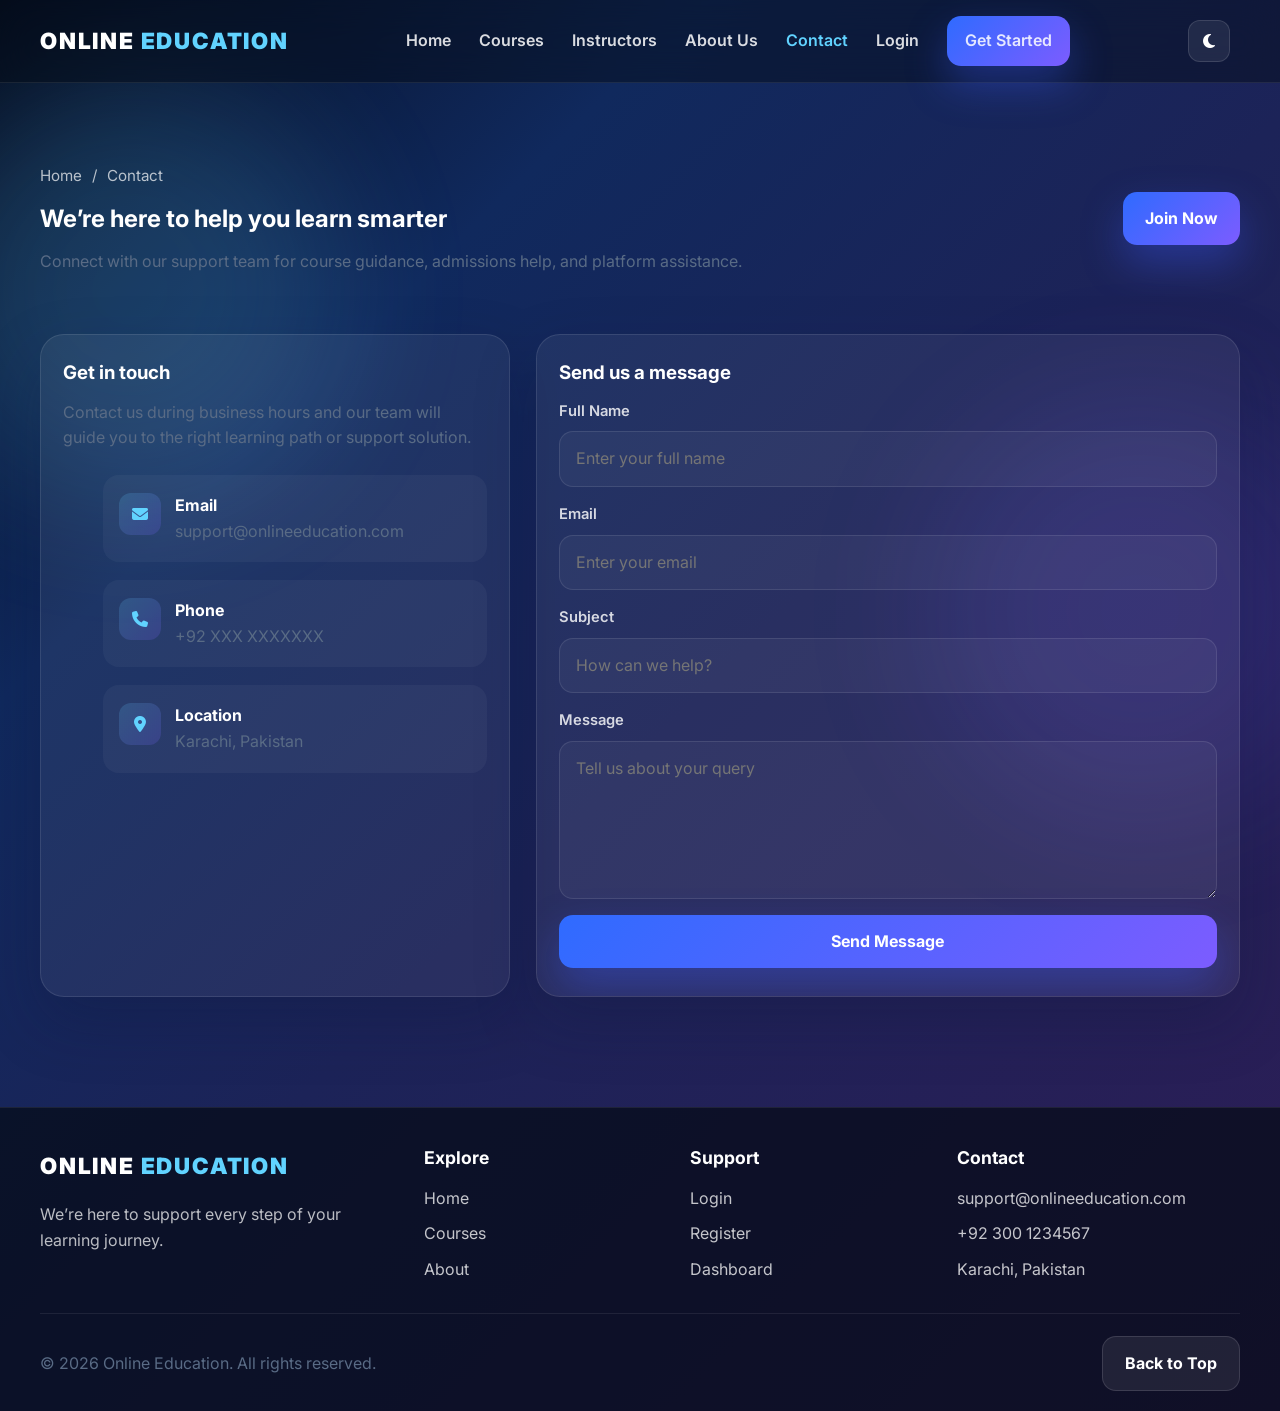
<file: online-education-lms/contact.html>
<!DOCTYPE html>
<html lang="en">
  <head>
    <meta charset="UTF-8" />
    <meta name="viewport" content="width=device-width, initial-scale=1.0" />
    <title>Contact Us | Online Education</title>
    <meta name="description" content="Contact our student support team for admissions, course support and platform feedback." />
    <link rel="preconnect" href="https://fonts.googleapis.com" />
    <link rel="preconnect" href="https://fonts.gstatic.com" crossorigin />
    <link href="https://fonts.googleapis.com/css2?family=Inter:wght@400;500;600;700;800;900&display=swap" rel="stylesheet" />
    <link rel="stylesheet" href="https://cdnjs.cloudflare.com/ajax/libs/font-awesome/6.5.2/css/all.min.css" />
    <link rel="stylesheet" href="css/style.css" />
  </head>
  <body>
    <header class="site-header">
      <div class="container nav-wrapper">
        <a href="index.html" class="logo">ONLINE <span>EDUCATION</span></a>
        <div class="main-nav" id="mainNav">
          <ul class="nav-links">
            <li><a href="index.html">Home</a></li>
            <li><a href="courses.html">Courses</a></li>
            <li><a href="instructors.html">Instructors</a></li>
            <li><a href="about.html">About Us</a></li>
            <li><a href="contact.html" class="active">Contact</a></li>
            <li><a href="login.html">Login</a></li>
            <li><a href="register.html" class="btn btn-primary nav-cta">Get Started</a></li>
          </ul>
        </div>
        <button class="theme-toggle" type="button" aria-label="Toggle theme"><i class="fas fa-moon"></i></button>
        <button class="mobile-toggle" type="button" aria-label="Open navigation menu">
          <span></span><span></span><span></span>
        </button>
      </div>
    </header>

    <main>
      <section class="page-hero">
        <div class="container page-hero-inner">
          <div>
            <div class="breadcrumbs"><a href="index.html">Home</a> <span>/</span> <span>Contact</span></div>
            <h1>We’re here to help you learn smarter</h1>
            <p>Connect with our support team for course guidance, admissions help, and platform assistance.</p>
          </div>
          <a href="register.html" class="btn btn-primary">Join Now</a>
        </div>
      </section>

      <section class="section" style="padding-top: 20px;">
        <div class="container contact-grid">
          <div class="contact-card">
            <h3>Get in touch</h3>
            <p>Contact us during business hours and our team will guide you to the right learning path or support solution.</p>
            <ul class="contact-list" style="margin-top: 24px;">
              <li class="contact-item">
                <div class="contact-icon"><i class="fas fa-envelope"></i></div>
                <div>
                  <strong>Email</strong>
                  <p><a href="mailto:support@onlineeducation.com">support@onlineeducation.com</a></p>
                </div>
              </li>
              <li class="contact-item">
                <div class="contact-icon"><i class="fas fa-phone"></i></div>
                <div>
                  <strong>Phone</strong>
                  <p><a href="tel:+923001234567">+92 XXX XXXXXXX</a></p>
                </div>
              </li>
              <li class="contact-item">
                <div class="contact-icon"><i class="fas fa-location-dot"></i></div>
                <div>
                  <strong>Location</strong>
                  <p>Karachi, Pakistan</p>
                </div>
              </li>
            </ul>
          </div>

          <div class="contact-card">
            <h3>Send us a message</h3>
            <form id="contactForm" novalidate>
              <div class="form-grid">
                <div class="input-group">
                  <label for="contactName">Full Name</label>
                  <input id="contactName" name="fullname" type="text" placeholder="Enter your full name" />
                </div>
                <div class="input-group">
                  <label for="contactEmail">Email</label>
                  <input id="contactEmail" name="email" type="email" placeholder="Enter your email" />
                </div>
                <div class="input-group">
                  <label for="contactSubject">Subject</label>
                  <input id="contactSubject" name="subject" type="text" placeholder="How can we help?" />
                </div>
                <div class="input-group">
                  <label for="contactMessage">Message</label>
                  <textarea id="contactMessage" name="message" rows="5" placeholder="Tell us about your query"></textarea>
                </div>
                <button type="submit" class="btn btn-primary">Send Message</button>
              </div>
            </form>
          </div>
        </div>
      </section>
    </main>

    <footer class="footer">
      <div class="container">
        <div class="footer-grid">
          <div class="footer-col">
            <a href="index.html" class="logo">ONLINE <span>EDUCATION</span></a>
            <p style="margin-top: 18px; color: rgba(255,255,255,0.72);">We’re here to support every step of your learning journey.</p>
          </div>
          <div class="footer-col">
            <h4>Explore</h4>
            <ul class="footer-links">
              <li><a href="index.html">Home</a></li>
              <li><a href="courses.html">Courses</a></li>
              <li><a href="about.html">About</a></li>
            </ul>
          </div>
          <div class="footer-col">
            <h4>Support</h4>
            <ul class="footer-links">
              <li><a href="login.html">Login</a></li>
              <li><a href="register.html">Register</a></li>
              <li><a href="dashboard.html">Dashboard</a></li>
            </ul>
          </div>
          <div class="footer-col">
            <h4>Contact</h4>
            <ul class="footer-links">
              <li><a href="mailto:support@onlineeducation.com">support@onlineeducation.com</a></li>
              <li><a href="tel:+923001234567">+92 300 1234567</a></li>
              <li><span>Karachi, Pakistan</span></li>
            </ul>
          </div>
        </div>
        <div class="footer-bottom">
          <p class="footer-copy">© 2026 Online Education. All rights reserved.</p>
          <a href="#" class="btn btn-secondary">Back to Top</a>
        </div>
      </div>
    </footer>

    <div class="toast" id="toast"></div>
    <script src="js/main.js"></script>
    <script src="js/auth.js"></script>
  </body>
</html>
</file>
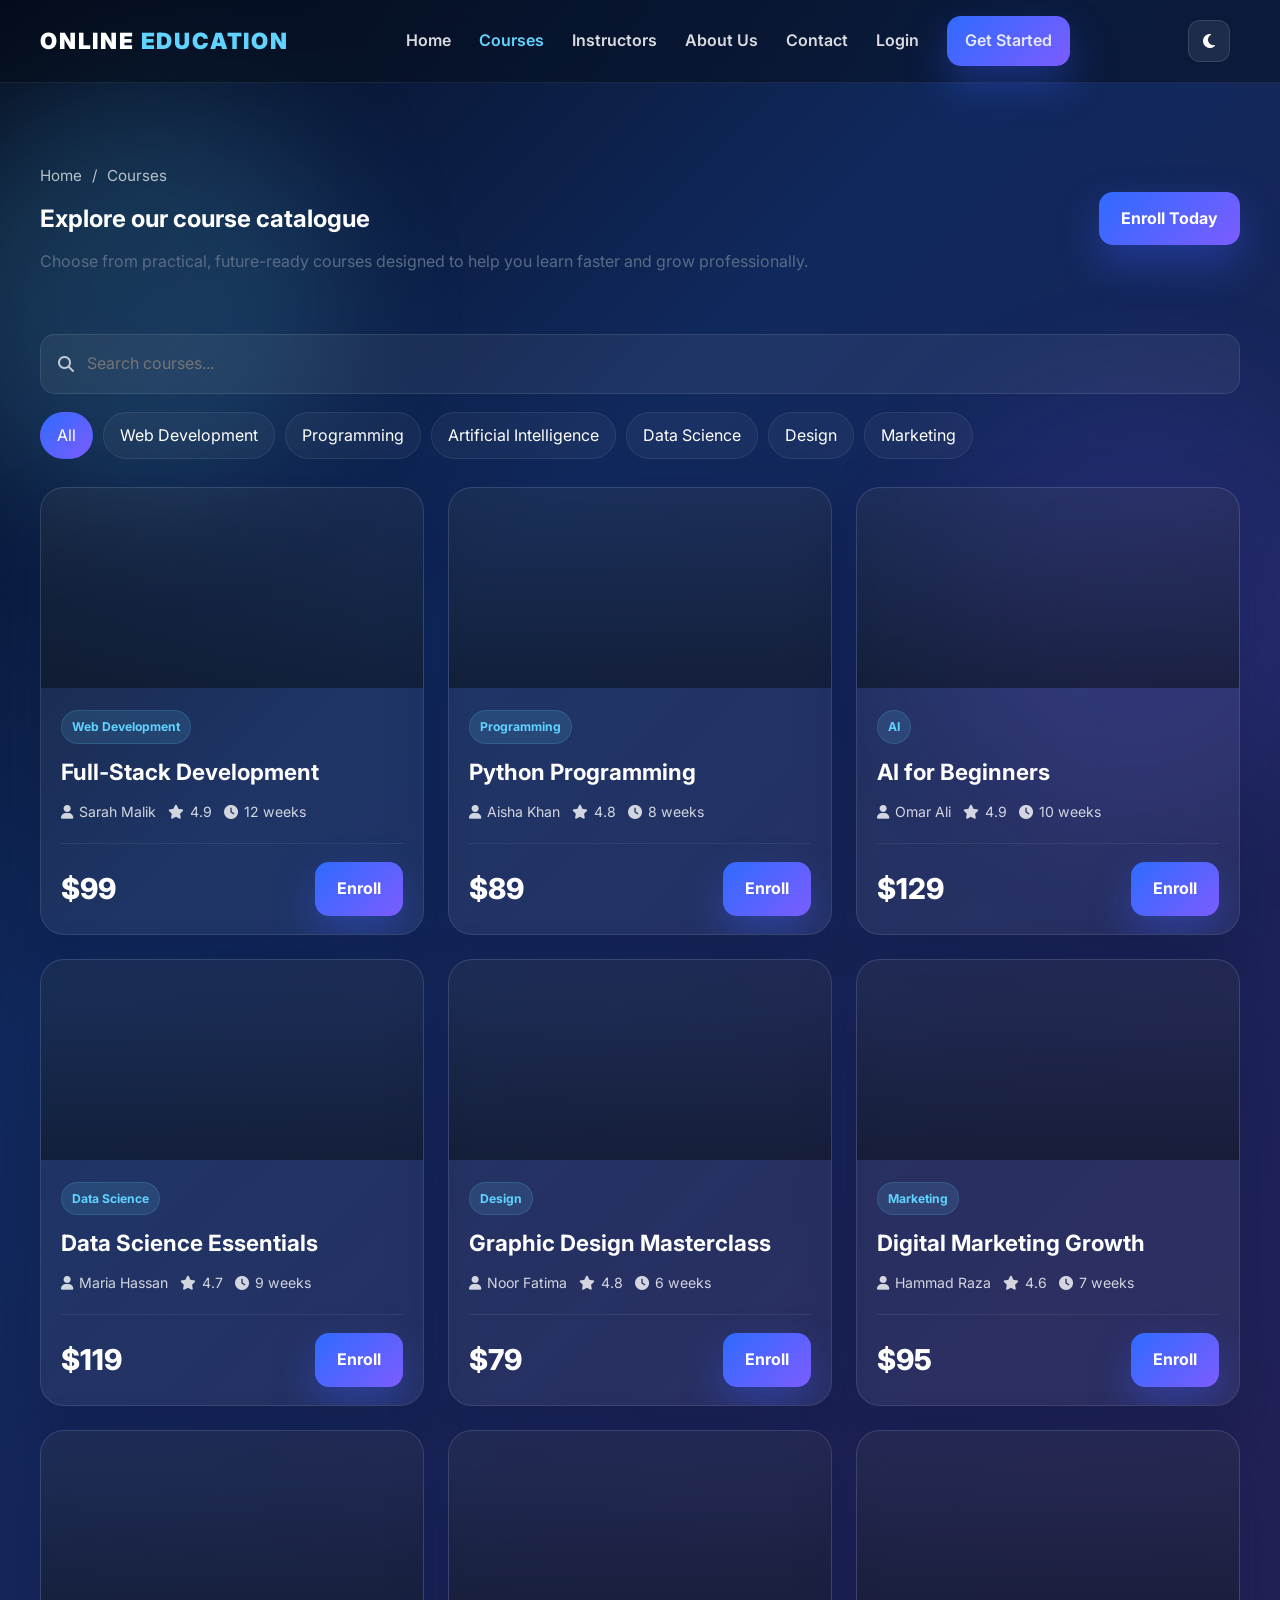
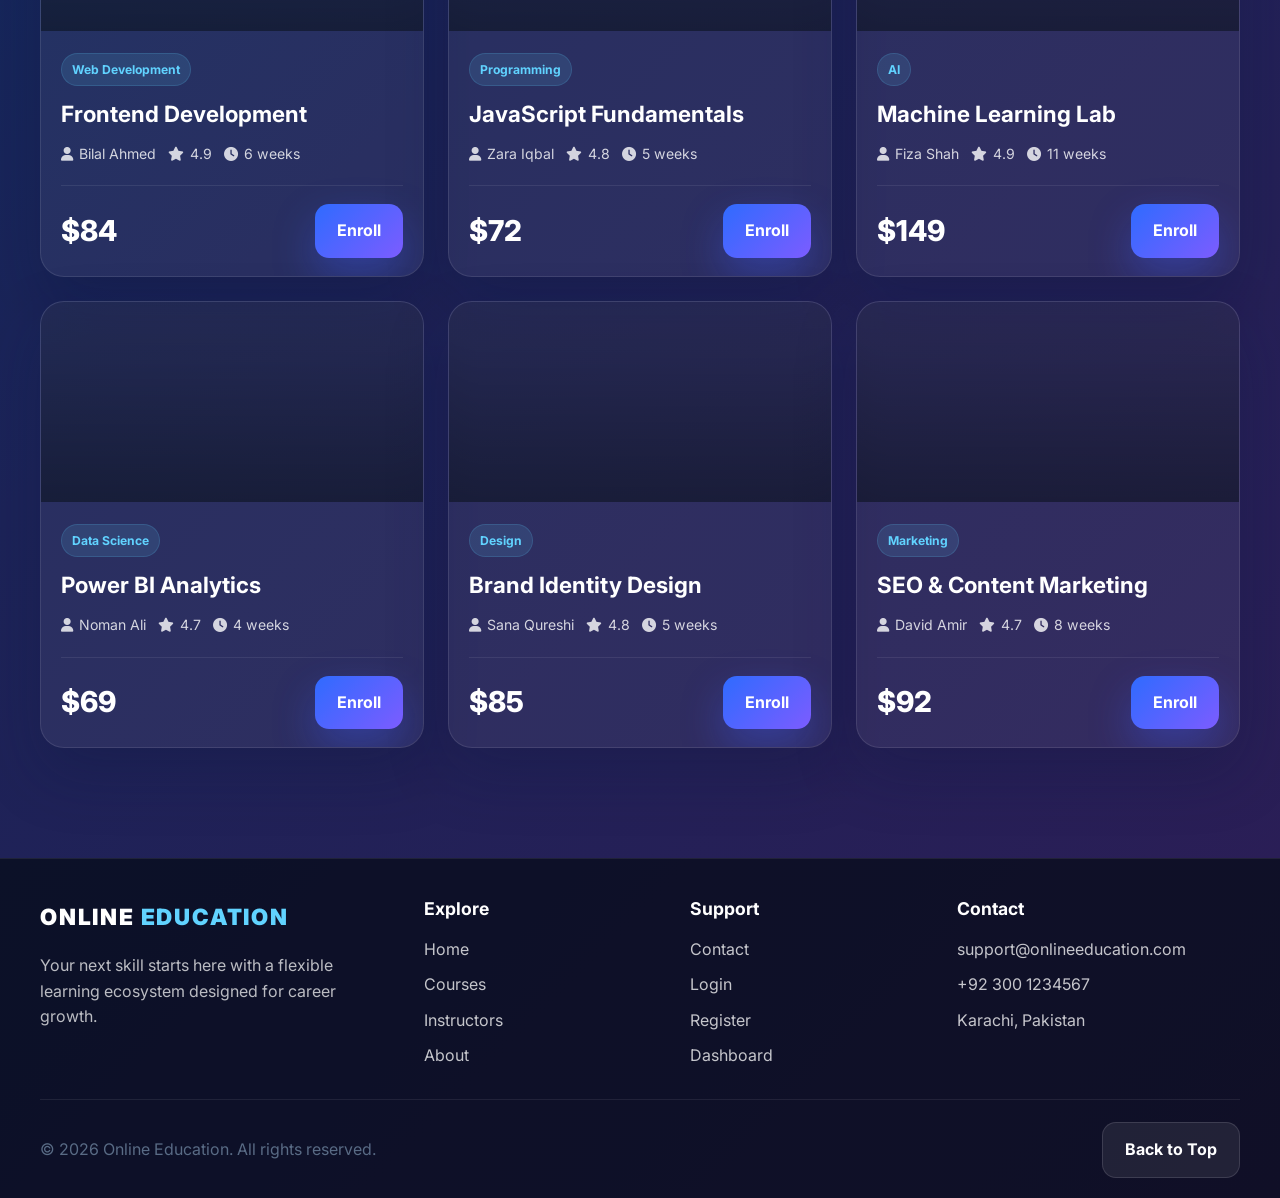
<file: online-education-lms/courses.html>
<!DOCTYPE html>
<html lang="en">
  <head>
    <meta charset="UTF-8" />
    <meta name="viewport" content="width=device-width, initial-scale=1.0" />
    <title>Courses | Online Education</title>
    <meta name="description" content="Browse courses in web development, programming, AI, data science, design and marketing." />
    <link rel="preconnect" href="https://fonts.googleapis.com" />
    <link rel="preconnect" href="https://fonts.gstatic.com" crossorigin />
    <link href="https://fonts.googleapis.com/css2?family=Inter:wght@400;500;600;700;800;900&display=swap" rel="stylesheet" />
    <link rel="stylesheet" href="https://cdnjs.cloudflare.com/ajax/libs/font-awesome/6.5.2/css/all.min.css" />
    <link rel="stylesheet" href="css/style.css" />
  </head>
  <body>
    <header class="site-header">
      <div class="container nav-wrapper">
        <a href="index.html" class="logo">ONLINE <span>EDUCATION</span></a>
        <div class="main-nav" id="mainNav">
          <ul class="nav-links">
            <li><a href="index.html">Home</a></li>
            <li><a href="courses.html" class="active">Courses</a></li>
            <li><a href="instructors.html">Instructors</a></li>
            <li><a href="about.html">About Us</a></li>
            <li><a href="contact.html">Contact</a></li>
            <li><a href="login.html">Login</a></li>
            <li><a href="register.html" class="btn btn-primary nav-cta">Get Started</a></li>
          </ul>
        </div>
        <button class="theme-toggle" type="button" aria-label="Toggle theme"><i class="fas fa-moon"></i></button>
        <button class="mobile-toggle" type="button" aria-label="Open navigation menu">
          <span></span><span></span><span></span>
        </button>
      </div>
    </header>

    <main>
      <section class="page-hero">
        <div class="container page-hero-inner">
          <div>
            <div class="breadcrumbs"><a href="index.html">Home</a> <span>/</span> <span>Courses</span></div>
            <h1>Explore our course catalogue</h1>
            <p>Choose from practical, future-ready courses designed to help you learn faster and grow professionally.</p>
          </div>
          <a href="register.html" class="btn btn-primary">Enroll Today</a>
        </div>
      </section>

      <section class="section" style="padding-top: 20px;">
        <div class="container">
          <div class="filter-bar">
            <div class="search-box">
              <i class="fas fa-search"></i>
              <input type="text" id="courseSearch" placeholder="Search courses..." aria-label="Search courses" />
            </div>
            <div class="filter-chips" id="categoryFilters">
              <button class="filter-chip active" type="button" data-category="all">All</button>
              <button class="filter-chip" type="button" data-category="web development">Web Development</button>
              <button class="filter-chip" type="button" data-category="programming">Programming</button>
              <button class="filter-chip" type="button" data-category="artificial intelligence">Artificial Intelligence</button>
              <button class="filter-chip" type="button" data-category="data science">Data Science</button>
              <button class="filter-chip" type="button" data-category="design">Design</button>
              <button class="filter-chip" type="button" data-category="marketing">Marketing</button>
            </div>
          </div>

          <div class="course-grid" id="courseGrid">
            <article class="course-card" data-category="web development">
              <div class="course-image" style="background-image: url('https://images.unsplash.com/photo-1516321318423-f06f85e504b3?auto=format&fit=crop&w=900&q=80');"><div class="course-overlay"></div></div>
              <div class="course-body">
                <span class="badge">Web Development</span>
                <h3 class="course-title">Full-Stack Development</h3>
                <div class="course-meta">
                  <span><i class="fas fa-user"></i> Sarah Malik</span>
                  <span><i class="fas fa-star"></i> 4.9</span>
                  <span><i class="fas fa-clock"></i> 12 weeks</span>
                </div>
                <div class="course-footer">
                  <span class="course-price">$99</span>
                  <a href="course-details.html" class="btn btn-primary">Enroll</a>
                </div>
              </div>
            </article>

            <article class="course-card" data-category="programming">
              <div class="course-image" style="background-image: url('https://images.unsplash.com/photo-1526379095098-d400fd0bf935?auto=format&fit=crop&w=900&q=80');"><div class="course-overlay"></div></div>
              <div class="course-body">
                <span class="badge">Programming</span>
                <h3 class="course-title">Python Programming</h3>
                <div class="course-meta">
                  <span><i class="fas fa-user"></i> Aisha Khan</span>
                  <span><i class="fas fa-star"></i> 4.8</span>
                  <span><i class="fas fa-clock"></i> 8 weeks</span>
                </div>
                <div class="course-footer">
                  <span class="course-price">$89</span>
                  <a href="course-details.html" class="btn btn-primary">Enroll</a>
                </div>
              </div>
            </article>

            <article class="course-card" data-category="artificial intelligence">
              <div class="course-image" style="background-image: url('https://images.unsplash.com/photo-1677442136019-21780ecad995?auto=format&fit=crop&w=900&q=80');"><div class="course-overlay"></div></div>
              <div class="course-body">
                <span class="badge">AI</span>
                <h3 class="course-title">AI for Beginners</h3>
                <div class="course-meta">
                  <span><i class="fas fa-user"></i> Omar Ali</span>
                  <span><i class="fas fa-star"></i> 4.9</span>
                  <span><i class="fas fa-clock"></i> 10 weeks</span>
                </div>
                <div class="course-footer">
                  <span class="course-price">$129</span>
                  <a href="course-details.html" class="btn btn-primary">Enroll</a>
                </div>
              </div>
            </article>

            <article class="course-card" data-category="data science">
              <div class="course-image" style="background-image: url('https://images.unsplash.com/photo-1555949963-aa79dcee981c?auto=format&fit=crop&w=900&q=80');"><div class="course-overlay"></div></div>
              <div class="course-body">
                <span class="badge">Data Science</span>
                <h3 class="course-title">Data Science Essentials</h3>
                <div class="course-meta">
                  <span><i class="fas fa-user"></i> Maria Hassan</span>
                  <span><i class="fas fa-star"></i> 4.7</span>
                  <span><i class="fas fa-clock"></i> 9 weeks</span>
                </div>
                <div class="course-footer">
                  <span class="course-price">$119</span>
                  <a href="course-details.html" class="btn btn-primary">Enroll</a>
                </div>
              </div>
            </article>

            <article class="course-card" data-category="design">
              <div class="course-image" style="background-image: url('https://images.unsplash.com/photo-1522202176988-66273c2fd55f?auto=format&fit=crop&w=900&q=80');"><div class="course-overlay"></div></div>
              <div class="course-body">
                <span class="badge">Design</span>
                <h3 class="course-title">Graphic Design Masterclass</h3>
                <div class="course-meta">
                  <span><i class="fas fa-user"></i> Noor Fatima</span>
                  <span><i class="fas fa-star"></i> 4.8</span>
                  <span><i class="fas fa-clock"></i> 6 weeks</span>
                </div>
                <div class="course-footer">
                  <span class="course-price">$79</span>
                  <a href="course-details.html" class="btn btn-primary">Enroll</a>
                </div>
              </div>
            </article>

            <article class="course-card" data-category="marketing">
              <div class="course-image" style="background-image: url('https://images.unsplash.com/photo-1552664730-d307ca884978?auto=format&fit=crop&w=900&q=80');"><div class="course-overlay"></div></div>
              <div class="course-body">
                <span class="badge">Marketing</span>
                <h3 class="course-title">Digital Marketing Growth</h3>
                <div class="course-meta">
                  <span><i class="fas fa-user"></i> Hammad Raza</span>
                  <span><i class="fas fa-star"></i> 4.6</span>
                  <span><i class="fas fa-clock"></i> 7 weeks</span>
                </div>
                <div class="course-footer">
                  <span class="course-price">$95</span>
                  <a href="course-details.html" class="btn btn-primary">Enroll</a>
                </div>
              </div>
            </article>

            <article class="course-card" data-category="web development">
              <div class="course-image" style="background-image: url('https://images.unsplash.com/photo-1498050108023-c5249f4df085?auto=format&fit=crop&w=900&q=80');"><div class="course-overlay"></div></div>
              <div class="course-body">
                <span class="badge">Web Development</span>
                <h3 class="course-title">Frontend Development</h3>
                <div class="course-meta">
                  <span><i class="fas fa-user"></i> Bilal Ahmed</span>
                  <span><i class="fas fa-star"></i> 4.9</span>
                  <span><i class="fas fa-clock"></i> 6 weeks</span>
                </div>
                <div class="course-footer">
                  <span class="course-price">$84</span>
                  <a href="course-details.html" class="btn btn-primary">Enroll</a>
                </div>
              </div>
            </article>

            <article class="course-card" data-category="programming">
              <div class="course-image" style="background-image: url('https://images.unsplash.com/photo-1515879218367-8466d910aaa4?auto=format&fit=crop&w=900&q=80');"><div class="course-overlay"></div></div>
              <div class="course-body">
                <span class="badge">Programming</span>
                <h3 class="course-title">JavaScript Fundamentals</h3>
                <div class="course-meta">
                  <span><i class="fas fa-user"></i> Zara Iqbal</span>
                  <span><i class="fas fa-star"></i> 4.8</span>
                  <span><i class="fas fa-clock"></i> 5 weeks</span>
                </div>
                <div class="course-footer">
                  <span class="course-price">$72</span>
                  <a href="course-details.html" class="btn btn-primary">Enroll</a>
                </div>
              </div>
            </article>

            <article class="course-card" data-category="artificial intelligence">
              <div class="course-image" style="background-image: url('https://images.unsplash.com/photo-1531482615713-2afd69097998?auto=format&fit=crop&w=900&q=80');"><div class="course-overlay"></div></div>
              <div class="course-body">
                <span class="badge">AI</span>
                <h3 class="course-title">Machine Learning Lab</h3>
                <div class="course-meta">
                  <span><i class="fas fa-user"></i> Fiza Shah</span>
                  <span><i class="fas fa-star"></i> 4.9</span>
                  <span><i class="fas fa-clock"></i> 11 weeks</span>
                </div>
                <div class="course-footer">
                  <span class="course-price">$149</span>
                  <a href="course-details.html" class="btn btn-primary">Enroll</a>
                </div>
              </div>
            </article>

            <article class="course-card" data-category="data science">
              <div class="course-image" style="background-image: url('https://images.unsplash.com/photo-1561070791-2526d30994b5?auto=format&fit=crop&w=900&q=80');"><div class="course-overlay"></div></div>
              <div class="course-body">
                <span class="badge">Data Science</span>
                <h3 class="course-title">Power BI Analytics</h3>
                <div class="course-meta">
                  <span><i class="fas fa-user"></i> Noman Ali</span>
                  <span><i class="fas fa-star"></i> 4.7</span>
                  <span><i class="fas fa-clock"></i> 4 weeks</span>
                </div>
                <div class="course-footer">
                  <span class="course-price">$69</span>
                  <a href="course-details.html" class="btn btn-primary">Enroll</a>
                </div>
              </div>
            </article>

            <article class="course-card" data-category="design">
              <div class="course-image" style="background-image: url('https://images.unsplash.com/photo-1516321165247-4aa89a48be28?auto=format&fit=crop&w=900&q=80');"><div class="course-overlay"></div></div>
              <div class="course-body">
                <span class="badge">Design</span>
                <h3 class="course-title">Brand Identity Design</h3>
                <div class="course-meta">
                  <span><i class="fas fa-user"></i> Sana Qureshi</span>
                  <span><i class="fas fa-star"></i> 4.8</span>
                  <span><i class="fas fa-clock"></i> 5 weeks</span>
                </div>
                <div class="course-footer">
                  <span class="course-price">$85</span>
                  <a href="course-details.html" class="btn btn-primary">Enroll</a>
                </div>
              </div>
            </article>

            <article class="course-card" data-category="marketing">
              <div class="course-image" style="background-image: url('https://images.unsplash.com/photo-1460925895917-afdab827c52f?auto=format&fit=crop&w=900&q=80');"><div class="course-overlay"></div></div>
              <div class="course-body">
                <span class="badge">Marketing</span>
                <h3 class="course-title">SEO & Content Marketing</h3>
                <div class="course-meta">
                  <span><i class="fas fa-user"></i> David Amir</span>
                  <span><i class="fas fa-star"></i> 4.7</span>
                  <span><i class="fas fa-clock"></i> 8 weeks</span>
                </div>
                <div class="course-footer">
                  <span class="course-price">$92</span>
                  <a href="course-details.html" class="btn btn-primary">Enroll</a>
                </div>
              </div>
            </article>
          </div>
        </div>
      </section>
    </main>

    <footer class="footer">
      <div class="container">
        <div class="footer-grid">
          <div class="footer-col">
            <a href="index.html" class="logo">ONLINE <span>EDUCATION</span></a>
            <p style="margin-top: 18px; color: rgba(255,255,255,0.72);">Your next skill starts here with a flexible learning ecosystem designed for career growth.</p>
          </div>
          <div class="footer-col">
            <h4>Explore</h4>
            <ul class="footer-links">
              <li><a href="index.html">Home</a></li>
              <li><a href="courses.html">Courses</a></li>
              <li><a href="instructors.html">Instructors</a></li>
              <li><a href="about.html">About</a></li>
            </ul>
          </div>
          <div class="footer-col">
            <h4>Support</h4>
            <ul class="footer-links">
              <li><a href="contact.html">Contact</a></li>
              <li><a href="login.html">Login</a></li>
              <li><a href="register.html">Register</a></li>
              <li><a href="dashboard.html">Dashboard</a></li>
            </ul>
          </div>
          <div class="footer-col">
            <h4>Contact</h4>
            <ul class="footer-links">
              <li><a href="mailto:support@onlineeducation.com">support@onlineeducation.com</a></li>
              <li><a href="tel:+923001234567">+92 300 1234567</a></li>
              <li><span>Karachi, Pakistan</span></li>
            </ul>
          </div>
        </div>
        <div class="footer-bottom">
          <p class="footer-copy">© 2026 Online Education. All rights reserved.</p>
          <a href="#" class="btn btn-secondary">Back to Top</a>
        </div>
      </div>
    </footer>

    <div class="toast" id="toast"></div>
    <script src="js/main.js"></script>
    <script src="js/courses.js"></script>
  </body>
</html>
</file>
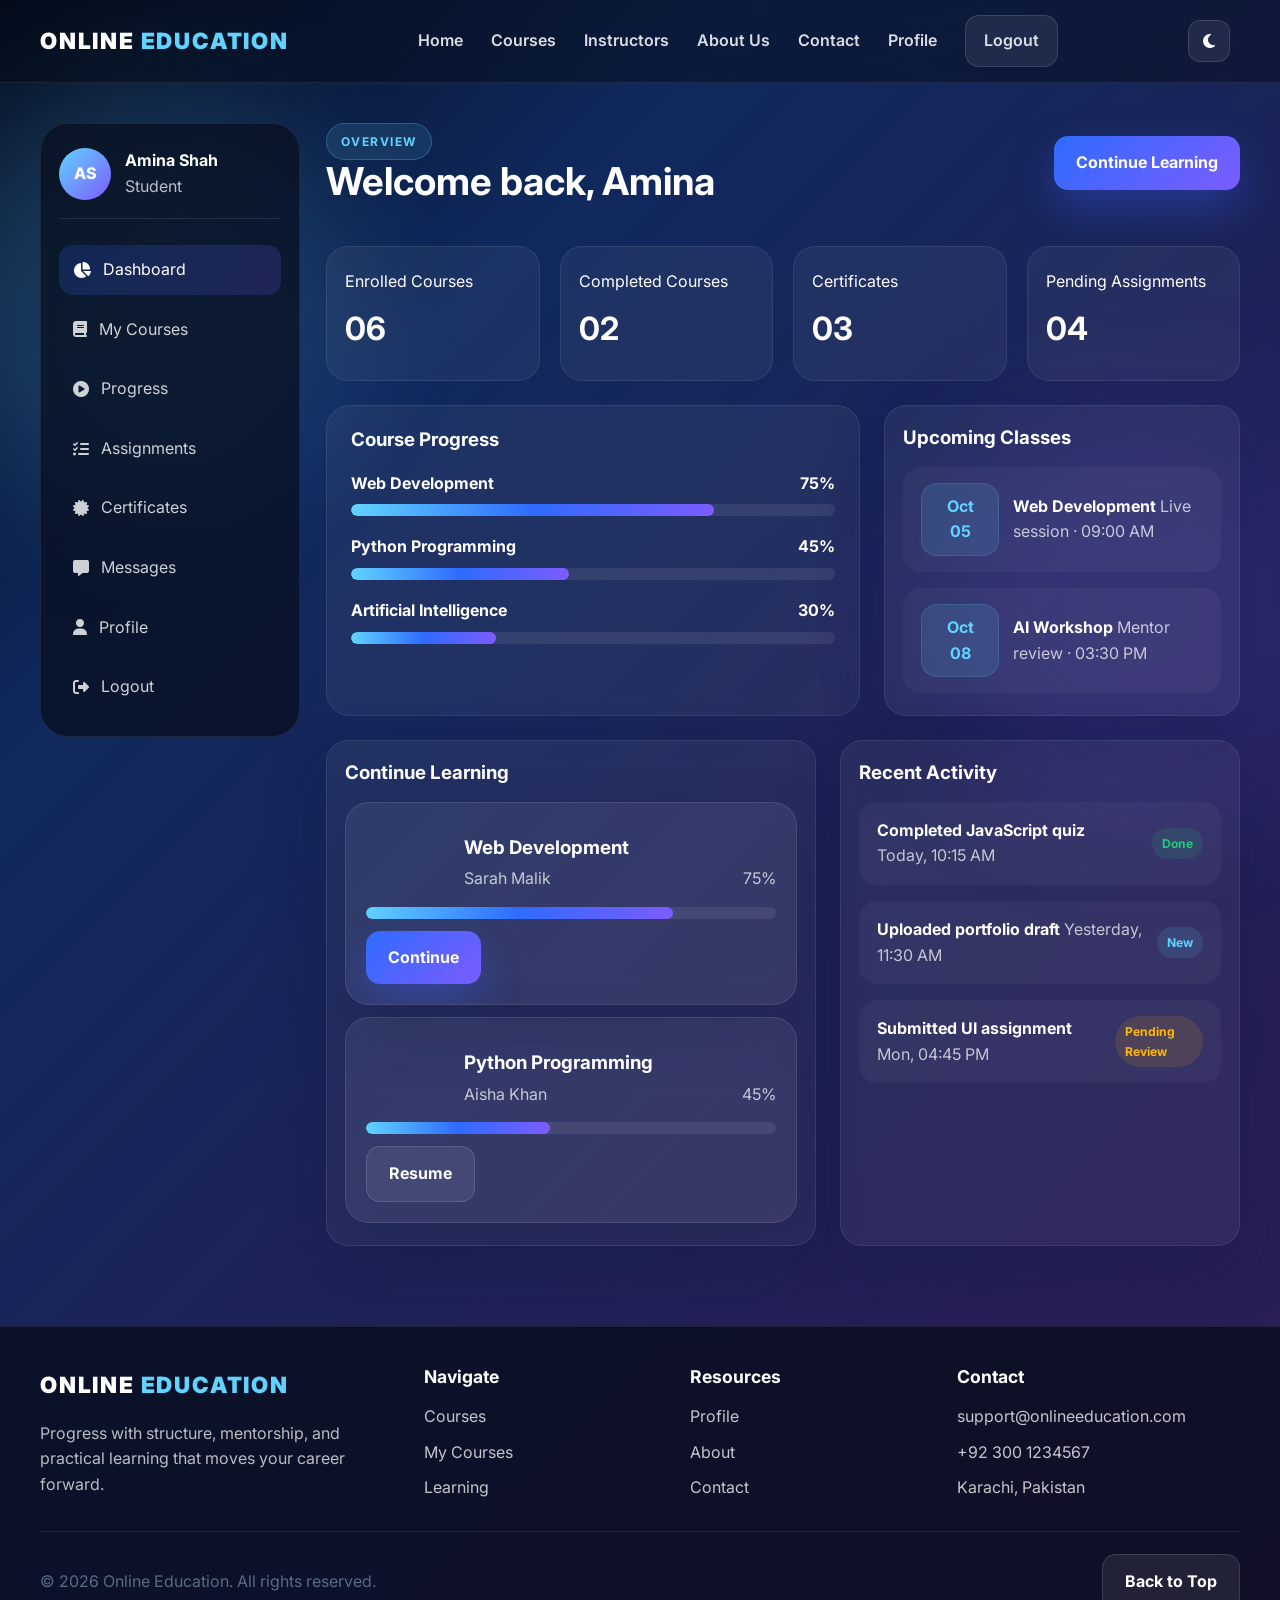
<file: online-education-lms/dashboard.html>
<!DOCTYPE html>
<html lang="en">
  <head>
    <meta charset="UTF-8" />
    <meta name="viewport" content="width=device-width, initial-scale=1.0" />
    <title>Student Dashboard | Online Education</title>
    <meta name="description" content="Student dashboard with enrolled courses, progress, assignments, certificates and upcoming classes." />
    <link rel="preconnect" href="https://fonts.googleapis.com" />
    <link rel="preconnect" href="https://fonts.gstatic.com" crossorigin />
    <link href="https://fonts.googleapis.com/css2?family=Inter:wght@400;500;600;700;800;900&display=swap" rel="stylesheet" />
    <link rel="stylesheet" href="https://cdnjs.cloudflare.com/ajax/libs/font-awesome/6.5.2/css/all.min.css" />
    <link rel="stylesheet" href="css/style.css" />
    <link rel="stylesheet" href="css/dashboard.css" />
  </head>
  <body>
    <header class="site-header">
      <div class="container nav-wrapper">
        <a href="index.html" class="logo">ONLINE <span>EDUCATION</span></a>
        <div class="main-nav" id="mainNav">
          <ul class="nav-links">
            <li><a href="index.html">Home</a></li>
            <li><a href="courses.html">Courses</a></li>
            <li><a href="instructors.html">Instructors</a></li>
            <li><a href="about.html">About Us</a></li>
            <li><a href="contact.html">Contact</a></li>
            <li><a href="profile.html">Profile</a></li>
            <li><a href="login.html" class="btn btn-secondary nav-cta">Logout</a></li>
          </ul>
        </div>
        <button class="theme-toggle" type="button" aria-label="Toggle theme"><i class="fas fa-moon"></i></button>
        <button class="mobile-toggle" type="button" aria-label="Open navigation menu">
          <span></span><span></span><span></span>
        </button>
      </div>
    </header>

    <main class="dashboard-page">
      <div class="container dashboard-shell">
        <aside class="dashboard-sidebar">
          <div class="user-badge">
            <div class="avatar">AS</div>
            <div>
              <strong style="display:block;">Amina Shah</strong>
              <span class="muted-text">Student</span>
            </div>
          </div>
          <ul class="sidebar-menu">
            <li><a href="dashboard.html" class="active"><i class="fas fa-chart-pie"></i> Dashboard</a></li>
            <li><a href="my-courses.html"><i class="fas fa-book"></i> My Courses</a></li>
            <li><a href="learning.html"><i class="fas fa-play-circle"></i> Progress</a></li>
            <li><a href="#"><i class="fas fa-tasks"></i> Assignments</a></li>
            <li><a href="#"><i class="fas fa-certificate"></i> Certificates</a></li>
            <li><a href="#"><i class="fas fa-message"></i> Messages</a></li>
            <li><a href="profile.html"><i class="fas fa-user"></i> Profile</a></li>
            <li><a href="login.html"><i class="fas fa-sign-out-alt"></i> Logout</a></li>
          </ul>
        </aside>

        <div class="dashboard-content">
          <div class="dashboard-hero">
            <div>
              <div class="eyebrow">Overview</div>
              <h1>Welcome back, Amina</h1>
            </div>
            <a href="learning.html" class="btn btn-primary">Continue Learning</a>
          </div>

          <div class="dashboard-stat-grid">
            <div class="dashboard-stat">
              <span>Enrolled Courses</span>
              <strong>06</strong>
            </div>
            <div class="dashboard-stat">
              <span>Completed Courses</span>
              <strong>02</strong>
            </div>
            <div class="dashboard-stat">
              <span>Certificates</span>
              <strong>03</strong>
            </div>
            <div class="dashboard-stat">
              <span>Pending Assignments</span>
              <strong>04</strong>
            </div>
          </div>

          <div class="dashboard-grid" style="grid-template-columns: 1.2fr 0.8fr;">
            <div class="progress-card">
              <h3>Course Progress</h3>
              <div class="progress-list">
                <div class="progress-item">
                  <header><span>Web Development</span><span>75%</span></header>
                  <div class="progress-bar"><div class="progress-fill" style="width: 75%;"></div></div>
                </div>
                <div class="progress-item">
                  <header><span>Python Programming</span><span>45%</span></header>
                  <div class="progress-bar"><div class="progress-fill" style="width: 45%;"></div></div>
                </div>
                <div class="progress-item">
                  <header><span>Artificial Intelligence</span><span>30%</span></header>
                  <div class="progress-bar"><div class="progress-fill" style="width: 30%;"></div></div>
                </div>
              </div>
            </div>

            <div class="dashboard-card">
              <h3>Upcoming Classes</h3>
              <div class="upcoming-list">
                <div class="upcoming-item">
                  <div class="date-pill">Oct<br/>05</div>
                  <div>
                    <strong>Web Development</strong>
                    <span>Live session · 09:00 AM</span>
                  </div>
                </div>
                <div class="upcoming-item">
                  <div class="date-pill">Oct<br/>08</div>
                  <div>
                    <strong>AI Workshop</strong>
                    <span>Mentor review · 03:30 PM</span>
                  </div>
                </div>
              </div>
            </div>
          </div>

          <div class="dashboard-grid" style="grid-template-columns: 1.1fr 0.9fr;">
            <div class="dashboard-card">
              <h3>Continue Learning</h3>
              <div class="course-summary" style="margin-top: 18px;">
                <div class="my-course-card">
                  <div class="card-top">
                    <div class="thumb" style="background-image: url('https://images.unsplash.com/photo-1516321318423-f06f85e504b3?auto=format&fit=crop&w=900&q=80');"></div>
                    <div style="flex:1;">
                      <h3>Web Development</h3>
                      <div class="meta"><span>Sarah Malik</span><span>75%</span></div>
                    </div>
                  </div>
                  <div class="progress-bar"><div class="progress-fill" style="width: 75%;"></div></div>
                  <div class="menu-actions">
                    <a href="learning.html" class="btn btn-primary">Continue</a>
                  </div>
                </div>
                <div class="my-course-card">
                  <div class="card-top">
                    <div class="thumb" style="background-image: url('https://images.unsplash.com/photo-1526379095098-d400fd0bf935?auto=format&fit=crop&w=900&q=80');"></div>
                    <div style="flex:1;">
                      <h3>Python Programming</h3>
                      <div class="meta"><span>Aisha Khan</span><span>45%</span></div>
                    </div>
                  </div>
                  <div class="progress-bar"><div class="progress-fill" style="width: 45%;"></div></div>
                  <div class="menu-actions">
                    <a href="learning.html" class="btn btn-secondary">Resume</a>
                  </div>
                </div>
              </div>
            </div>

            <div class="dashboard-card">
              <h3>Recent Activity</h3>
              <div class="activity-list">
                <div class="activity-item">
                  <div>
                    <strong>Completed JavaScript quiz</strong>
                    <span>Today, 10:15 AM</span>
                  </div>
                  <span class="pill success">Done</span>
                </div>
                <div class="activity-item">
                  <div>
                    <strong>Uploaded portfolio draft</strong>
                    <span>Yesterday, 11:30 AM</span>
                  </div>
                  <span class="pill primary">New</span>
                </div>
                <div class="activity-item">
                  <div>
                    <strong>Submitted UI assignment</strong>
                    <span>Mon, 04:45 PM</span>
                  </div>
                  <span class="pill warning">Pending Review</span>
                </div>
              </div>
            </div>
          </div>
        </div>
      </div>
    </main>

    <footer class="footer">
      <div class="container">
        <div class="footer-grid">
          <div class="footer-col">
            <a href="index.html" class="logo">ONLINE <span>EDUCATION</span></a>
            <p style="margin-top: 18px; color: rgba(255,255,255,0.72);">Progress with structure, mentorship, and practical learning that moves your career forward.</p>
          </div>
          <div class="footer-col">
            <h4>Navigate</h4>
            <ul class="footer-links">
              <li><a href="courses.html">Courses</a></li>
              <li><a href="my-courses.html">My Courses</a></li>
              <li><a href="learning.html">Learning</a></li>
            </ul>
          </div>
          <div class="footer-col">
            <h4>Resources</h4>
            <ul class="footer-links">
              <li><a href="profile.html">Profile</a></li>
              <li><a href="about.html">About</a></li>
              <li><a href="contact.html">Contact</a></li>
            </ul>
          </div>
          <div class="footer-col">
            <h4>Contact</h4>
            <ul class="footer-links">
              <li><a href="mailto:support@onlineeducation.com">support@onlineeducation.com</a></li>
              <li><a href="tel:+923001234567">+92 300 1234567</a></li>
              <li><span>Karachi, Pakistan</span></li>
            </ul>
          </div>
        </div>
        <div class="footer-bottom">
          <p class="footer-copy">© 2026 Online Education. All rights reserved.</p>
          <a href="#" class="btn btn-secondary">Back to Top</a>
        </div>
      </div>
    </footer>

    <div class="toast" id="toast"></div>
    <script src="js/main.js"></script>
    <script src="js/dashboard.js"></script>
  </body>
</html>
</file>
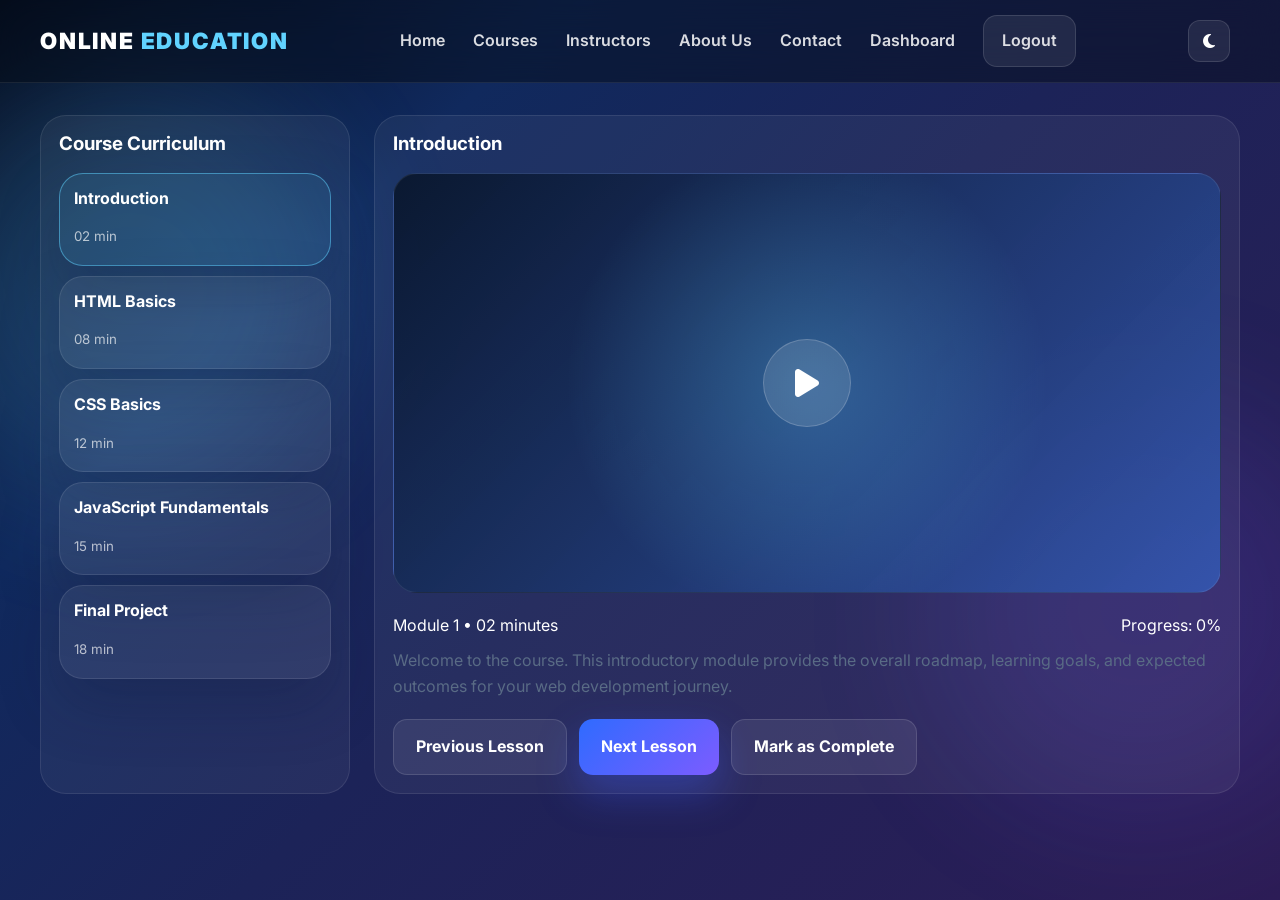
<file: online-education-lms/learning.html>
<!DOCTYPE html>
<html lang="en">
  <head>
    <meta charset="UTF-8" />
    <meta name="viewport" content="width=device-width, initial-scale=1.0" />
    <title>Learning | Online Education</title>
    <meta name="description" content="Lesson player for your current course with progress tracking and curriculum navigation." />
    <link rel="preconnect" href="https://fonts.googleapis.com" />
    <link rel="preconnect" href="https://fonts.gstatic.com" crossorigin />
    <link href="https://fonts.googleapis.com/css2?family=Inter:wght@400;500;600;700;800;900&display=swap" rel="stylesheet" />
    <link rel="stylesheet" href="https://cdnjs.cloudflare.com/ajax/libs/font-awesome/6.5.2/css/all.min.css" />
    <link rel="stylesheet" href="css/style.css" />
  </head>
  <body>
    <header class="site-header">
      <div class="container nav-wrapper">
        <a href="index.html" class="logo">ONLINE <span>EDUCATION</span></a>
        <div class="main-nav" id="mainNav">
          <ul class="nav-links">
            <li><a href="index.html">Home</a></li>
            <li><a href="courses.html">Courses</a></li>
            <li><a href="instructors.html">Instructors</a></li>
            <li><a href="about.html">About Us</a></li>
            <li><a href="contact.html">Contact</a></li>
            <li><a href="dashboard.html">Dashboard</a></li>
            <li><a href="login.html" class="btn btn-secondary nav-cta">Logout</a></li>
          </ul>
        </div>
        <button class="theme-toggle" type="button" aria-label="Toggle theme"><i class="fas fa-moon"></i></button>
        <button class="mobile-toggle" type="button" aria-label="Open navigation menu">
          <span></span><span></span><span></span>
        </button>
      </div>
    </header>

    <main class="container lesson-shell">
      <aside class="lesson-sidebar">
        <h3>Course Curriculum</h3>
        <div class="lesson-list-group">
          <div class="lesson-item active" data-index="0">
            <h4>Introduction</h4>
            <small>02 min</small>
          </div>
          <div class="lesson-item" data-index="1">
            <h4>HTML Basics</h4>
            <small>08 min</small>
          </div>
          <div class="lesson-item" data-index="2">
            <h4>CSS Basics</h4>
            <small>12 min</small>
          </div>
          <div class="lesson-item" data-index="3">
            <h4>JavaScript Fundamentals</h4>
            <small>15 min</small>
          </div>
          <div class="lesson-item" data-index="4">
            <h4>Final Project</h4>
            <small>18 min</small>
          </div>
        </div>
      </aside>

      <section class="lesson-main">
        <h3 id="lessonTitle">Introduction</h3>
        <div class="video-player">
          <div class="player-icon"><i class="fas fa-play"></i></div>
        </div>

        <div class="lesson-meta-bar">
          <span id="lessonMeta">Module 1 • 02 minutes</span>
          <span id="progressBadge">Progress: 0%</span>
        </div>

        <p id="lessonDescription">Welcome to the course. This introductory module provides the overall roadmap, learning goals, and expected outcomes for your web development journey.</p>

        <div class="lesson-actions">
          <button type="button" id="prevLesson" class="btn btn-secondary">Previous Lesson</button>
          <button type="button" id="nextLesson" class="btn btn-primary">Next Lesson</button>
          <button type="button" id="markComplete" class="btn btn-secondary">Mark as Complete</button>
        </div>
      </section>
    </main>

    <div class="toast" id="toast"></div>
    <script src="js/main.js"></script>
    <script src="js/learning.js"></script>
  </body>
</html>
</file>
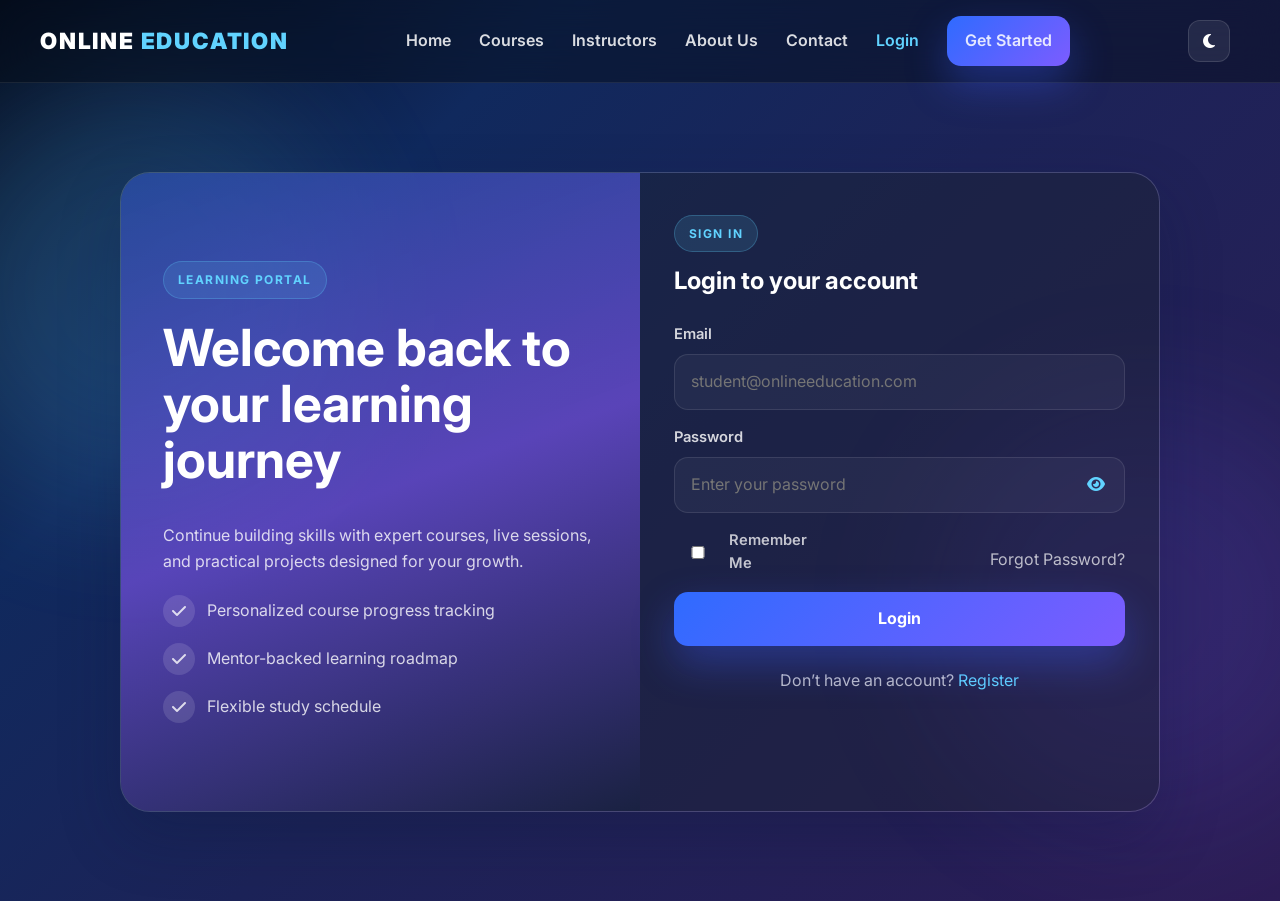
<file: online-education-lms/login.html>
<!DOCTYPE html>
<html lang="en">
  <head>
    <meta charset="UTF-8" />
    <meta name="viewport" content="width=device-width, initial-scale=1.0" />
    <title>Login | Online Education</title>
    <meta name="description" content="Login to your Online Education student account and continue learning." />
    <link rel="preconnect" href="https://fonts.googleapis.com" />
    <link rel="preconnect" href="https://fonts.gstatic.com" crossorigin />
    <link href="https://fonts.googleapis.com/css2?family=Inter:wght@400;500;600;700;800;900&display=swap" rel="stylesheet" />
    <link rel="stylesheet" href="https://cdnjs.cloudflare.com/ajax/libs/font-awesome/6.5.2/css/all.min.css" />
    <link rel="stylesheet" href="css/style.css" />
  </head>
  <body>
    <header class="site-header">
      <div class="container nav-wrapper">
        <a href="index.html" class="logo">ONLINE <span>EDUCATION</span></a>
        <div class="main-nav" id="mainNav">
          <ul class="nav-links">
            <li><a href="index.html">Home</a></li>
            <li><a href="courses.html">Courses</a></li>
            <li><a href="instructors.html">Instructors</a></li>
            <li><a href="about.html">About Us</a></li>
            <li><a href="contact.html">Contact</a></li>
            <li><a href="login.html" class="active">Login</a></li>
            <li><a href="register.html" class="btn btn-primary nav-cta">Get Started</a></li>
          </ul>
        </div>
        <button class="theme-toggle" type="button" aria-label="Toggle theme"><i class="fas fa-moon"></i></button>
        <button class="mobile-toggle" type="button" aria-label="Open navigation menu">
          <span></span><span></span><span></span>
        </button>
      </div>
    </header>

    <main class="auth-shell">
      <div class="auth-layout">
        <div class="auth-visual">
          <div class="eyebrow" style="width: fit-content;">Learning Portal</div>
          <h2>Welcome back to your learning journey</h2>
          <p style="color: rgba(255,255,255,0.8);">Continue building skills with expert courses, live sessions, and practical projects designed for your growth.</p>
          <ul class="auth-list">
            <li><i class="fas fa-check"></i> Personalized course progress tracking</li>
            <li><i class="fas fa-check"></i> Mentor-backed learning roadmap</li>
            <li><i class="fas fa-check"></i> Flexible study schedule</li>
          </ul>
        </div>

        <div class="auth-form-panel">
          <div class="section-header" style="margin-bottom: 28px; text-align: left; max-width: 100%;">
            <span class="eyebrow">Sign In</span>
            <h2 style="margin-top: 16px;">Login to your account</h2>
          </div>

          <form id="loginForm" novalidate>
            <div class="form-grid">
              <div class="input-group">
                <label for="loginEmail">Email</label>
                <input id="loginEmail" name="email" type="email" placeholder="student@onlineeducation.com" />
              </div>

              <div class="input-group">
                <label for="loginPassword">Password</label>
                <div class="password-wrapper">
                  <input id="loginPassword" name="password" type="password" placeholder="Enter your password" />
                  <button type="button" class="password-toggle" data-toggle-password="loginPassword" aria-label="Show or hide password"><i class="fas fa-eye"></i></button>
                </div>
              </div>

              <div class="checkbox-row">
                <label class="checkbox-inline"><input type="checkbox" /> Remember Me</label>
                <a href="#" class="form-note">Forgot Password?</a>
              </div>

              <button type="submit" class="btn btn-primary">Login</button>
            </div>
          </form>

          <p class="form-note" style="margin-top: 22px;">Don’t have an account? <a href="register.html">Register</a></p>
        </div>
      </div>
    </main>

    <div class="toast" id="toast"></div>
    <script src="js/main.js"></script>
    <script src="js/auth.js"></script>
  </body>
</html>
</file>
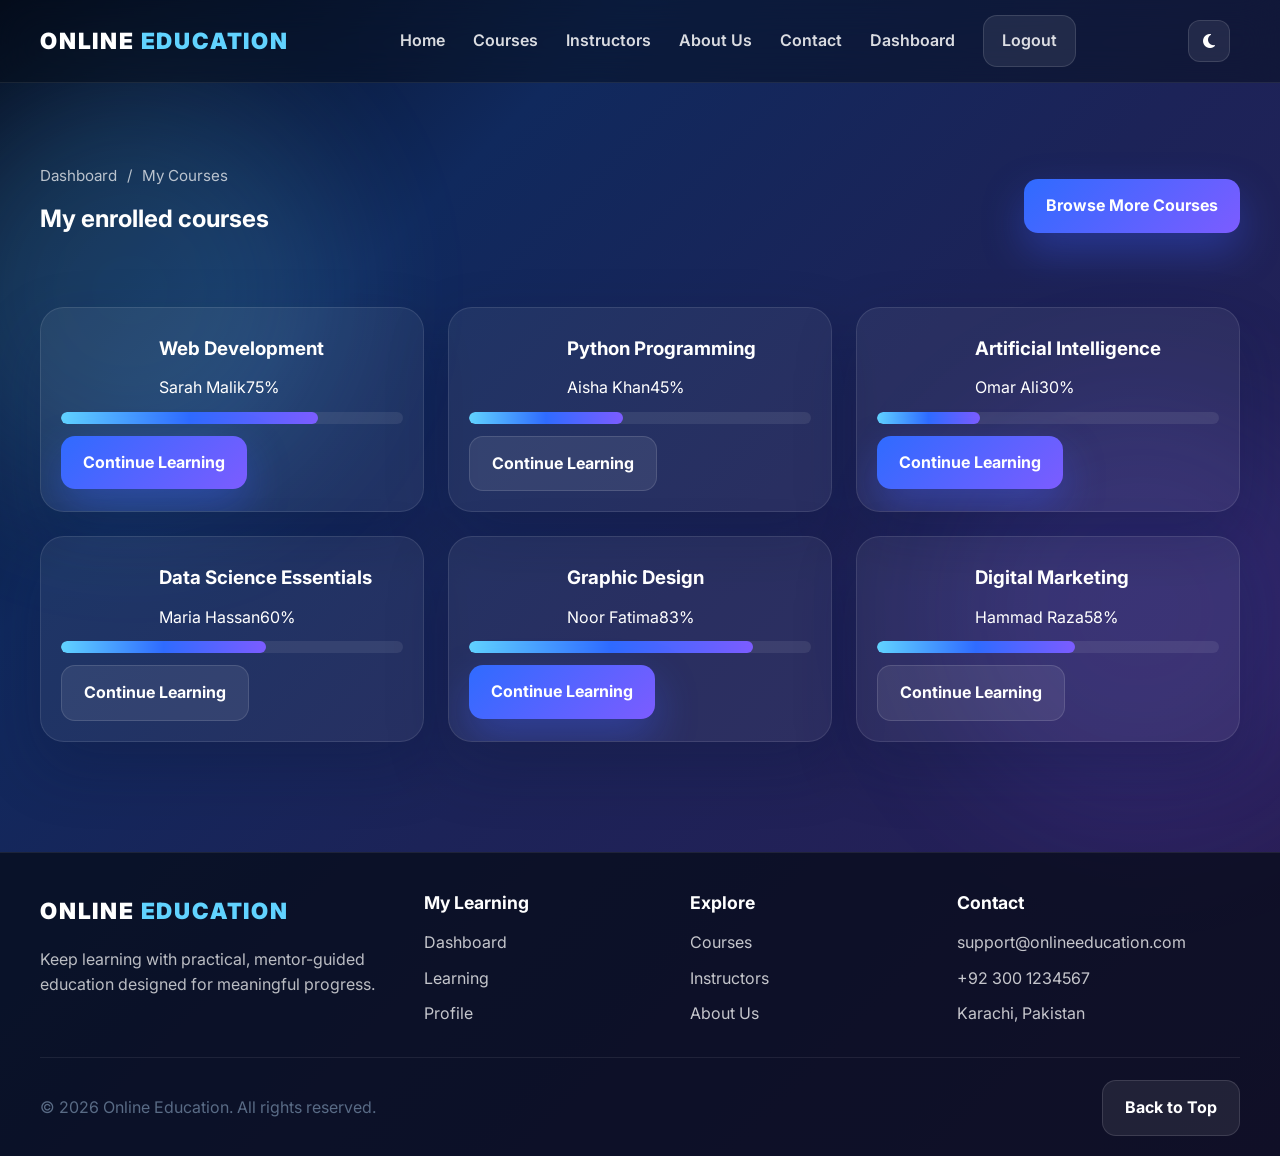
<file: online-education-lms/my-courses.html>
<!DOCTYPE html>
<html lang="en">
  <head>
    <meta charset="UTF-8" />
    <meta name="viewport" content="width=device-width, initial-scale=1.0" />
    <title>My Courses | Online Education</title>
    <meta name="description" content="View your enrolled courses and resume learning progress." />
    <link rel="preconnect" href="https://fonts.googleapis.com" />
    <link rel="preconnect" href="https://fonts.gstatic.com" crossorigin />
    <link href="https://fonts.googleapis.com/css2?family=Inter:wght@400;500;600;700;800;900&display=swap" rel="stylesheet" />
    <link rel="stylesheet" href="https://cdnjs.cloudflare.com/ajax/libs/font-awesome/6.5.2/css/all.min.css" />
    <link rel="stylesheet" href="css/style.css" />
    <link rel="stylesheet" href="css/dashboard.css" />
  </head>
  <body>
    <header class="site-header">
      <div class="container nav-wrapper">
        <a href="index.html" class="logo">ONLINE <span>EDUCATION</span></a>
        <div class="main-nav" id="mainNav">
          <ul class="nav-links">
            <li><a href="index.html">Home</a></li>
            <li><a href="courses.html">Courses</a></li>
            <li><a href="instructors.html">Instructors</a></li>
            <li><a href="about.html">About Us</a></li>
            <li><a href="contact.html">Contact</a></li>
            <li><a href="dashboard.html">Dashboard</a></li>
            <li><a href="login.html" class="btn btn-secondary nav-cta">Logout</a></li>
          </ul>
        </div>
        <button class="theme-toggle" type="button" aria-label="Toggle theme"><i class="fas fa-moon"></i></button>
        <button class="mobile-toggle" type="button" aria-label="Open navigation menu">
          <span></span><span></span><span></span>
        </button>
      </div>
    </header>

    <main>
      <section class="page-hero">
        <div class="container page-hero-inner">
          <div>
            <div class="breadcrumbs"><a href="dashboard.html">Dashboard</a> <span>/</span> <span>My Courses</span></div>
            <h1>My enrolled courses</h1>
          </div>
          <a href="courses.html" class="btn btn-primary">Browse More Courses</a>
        </div>
      </section>

      <section class="section" style="padding-top: 18px;">
        <div class="container">
          <div class="course-grid">
            <div class="my-course-card">
              <div class="card-top">
                <div class="thumb" style="background-image: url('https://images.unsplash.com/photo-1516321318423-f06f85e504b3?auto=format&fit=crop&w=900&q=80');"></div>
                <div style="flex:1;">
                  <h3>Web Development</h3>
                  <div class="meta"><span>Sarah Malik</span><span>75%</span></div>
                </div>
              </div>
              <div class="progress-bar"><div class="progress-fill" style="width: 75%;"></div></div>
              <div class="menu-actions">
                <a href="learning.html" class="btn btn-primary">Continue Learning</a>
              </div>
            </div>

            <div class="my-course-card">
              <div class="card-top">
                <div class="thumb" style="background-image: url('https://images.unsplash.com/photo-1526379095098-d400fd0bf935?auto=format&fit=crop&w=900&q=80');"></div>
                <div style="flex:1;">
                  <h3>Python Programming</h3>
                  <div class="meta"><span>Aisha Khan</span><span>45%</span></div>
                </div>
              </div>
              <div class="progress-bar"><div class="progress-fill" style="width: 45%;"></div></div>
              <div class="menu-actions">
                <a href="learning.html" class="btn btn-secondary">Continue Learning</a>
              </div>
            </div>

            <div class="my-course-card">
              <div class="card-top">
                <div class="thumb" style="background-image: url('https://images.unsplash.com/photo-1677442136019-21780ecad995?auto=format&fit=crop&w=900&q=80');"></div>
                <div style="flex:1;">
                  <h3>Artificial Intelligence</h3>
                  <div class="meta"><span>Omar Ali</span><span>30%</span></div>
                </div>
              </div>
              <div class="progress-bar"><div class="progress-fill" style="width: 30%;"></div></div>
              <div class="menu-actions">
                <a href="learning.html" class="btn btn-primary">Continue Learning</a>
              </div>
            </div>

            <div class="my-course-card">
              <div class="card-top">
                <div class="thumb" style="background-image: url('https://images.unsplash.com/photo-1555949963-aa79dcee981c?auto=format&fit=crop&w=900&q=80');"></div>
                <div style="flex:1;">
                  <h3>Data Science Essentials</h3>
                  <div class="meta"><span>Maria Hassan</span><span>60%</span></div>
                </div>
              </div>
              <div class="progress-bar"><div class="progress-fill" style="width: 60%;"></div></div>
              <div class="menu-actions">
                <a href="learning.html" class="btn btn-secondary">Continue Learning</a>
              </div>
            </div>

            <div class="my-course-card">
              <div class="card-top">
                <div class="thumb" style="background-image: url('https://images.unsplash.com/photo-1522202176988-66273c2fd55f?auto=format&fit=crop&w=900&q=80');"></div>
                <div style="flex:1;">
                  <h3>Graphic Design</h3>
                  <div class="meta"><span>Noor Fatima</span><span>83%</span></div>
                </div>
              </div>
              <div class="progress-bar"><div class="progress-fill" style="width: 83%;"></div></div>
              <div class="menu-actions">
                <a href="learning.html" class="btn btn-primary">Continue Learning</a>
              </div>
            </div>

            <div class="my-course-card">
              <div class="card-top">
                <div class="thumb" style="background-image: url('https://images.unsplash.com/photo-1552664730-d307ca884978?auto=format&fit=crop&w=900&q=80');"></div>
                <div style="flex:1;">
                  <h3>Digital Marketing</h3>
                  <div class="meta"><span>Hammad Raza</span><span>58%</span></div>
                </div>
              </div>
              <div class="progress-bar"><div class="progress-fill" style="width: 58%;"></div></div>
              <div class="menu-actions">
                <a href="learning.html" class="btn btn-secondary">Continue Learning</a>
              </div>
            </div>
          </div>
        </div>
      </section>
    </main>

    <footer class="footer">
      <div class="container">
        <div class="footer-grid">
          <div class="footer-col">
            <a href="index.html" class="logo">ONLINE <span>EDUCATION</span></a>
            <p style="margin-top: 18px; color: rgba(255,255,255,0.72);">Keep learning with practical, mentor-guided education designed for meaningful progress.</p>
          </div>
          <div class="footer-col">
            <h4>My Learning</h4>
            <ul class="footer-links">
              <li><a href="dashboard.html">Dashboard</a></li>
              <li><a href="learning.html">Learning</a></li>
              <li><a href="profile.html">Profile</a></li>
            </ul>
          </div>
          <div class="footer-col">
            <h4>Explore</h4>
            <ul class="footer-links">
              <li><a href="courses.html">Courses</a></li>
              <li><a href="instructors.html">Instructors</a></li>
              <li><a href="about.html">About Us</a></li>
            </ul>
          </div>
          <div class="footer-col">
            <h4>Contact</h4>
            <ul class="footer-links">
              <li><a href="mailto:support@onlineeducation.com">support@onlineeducation.com</a></li>
              <li><a href="tel:+923001234567">+92 300 1234567</a></li>
              <li><span>Karachi, Pakistan</span></li>
            </ul>
          </div>
        </div>
        <div class="footer-bottom">
          <p class="footer-copy">© 2026 Online Education. All rights reserved.</p>
          <a href="#" class="btn btn-secondary">Back to Top</a>
        </div>
      </div>
    </footer>

    <div class="toast" id="toast"></div>
    <script src="js/main.js"></script>
  </body>
</html>
</file>
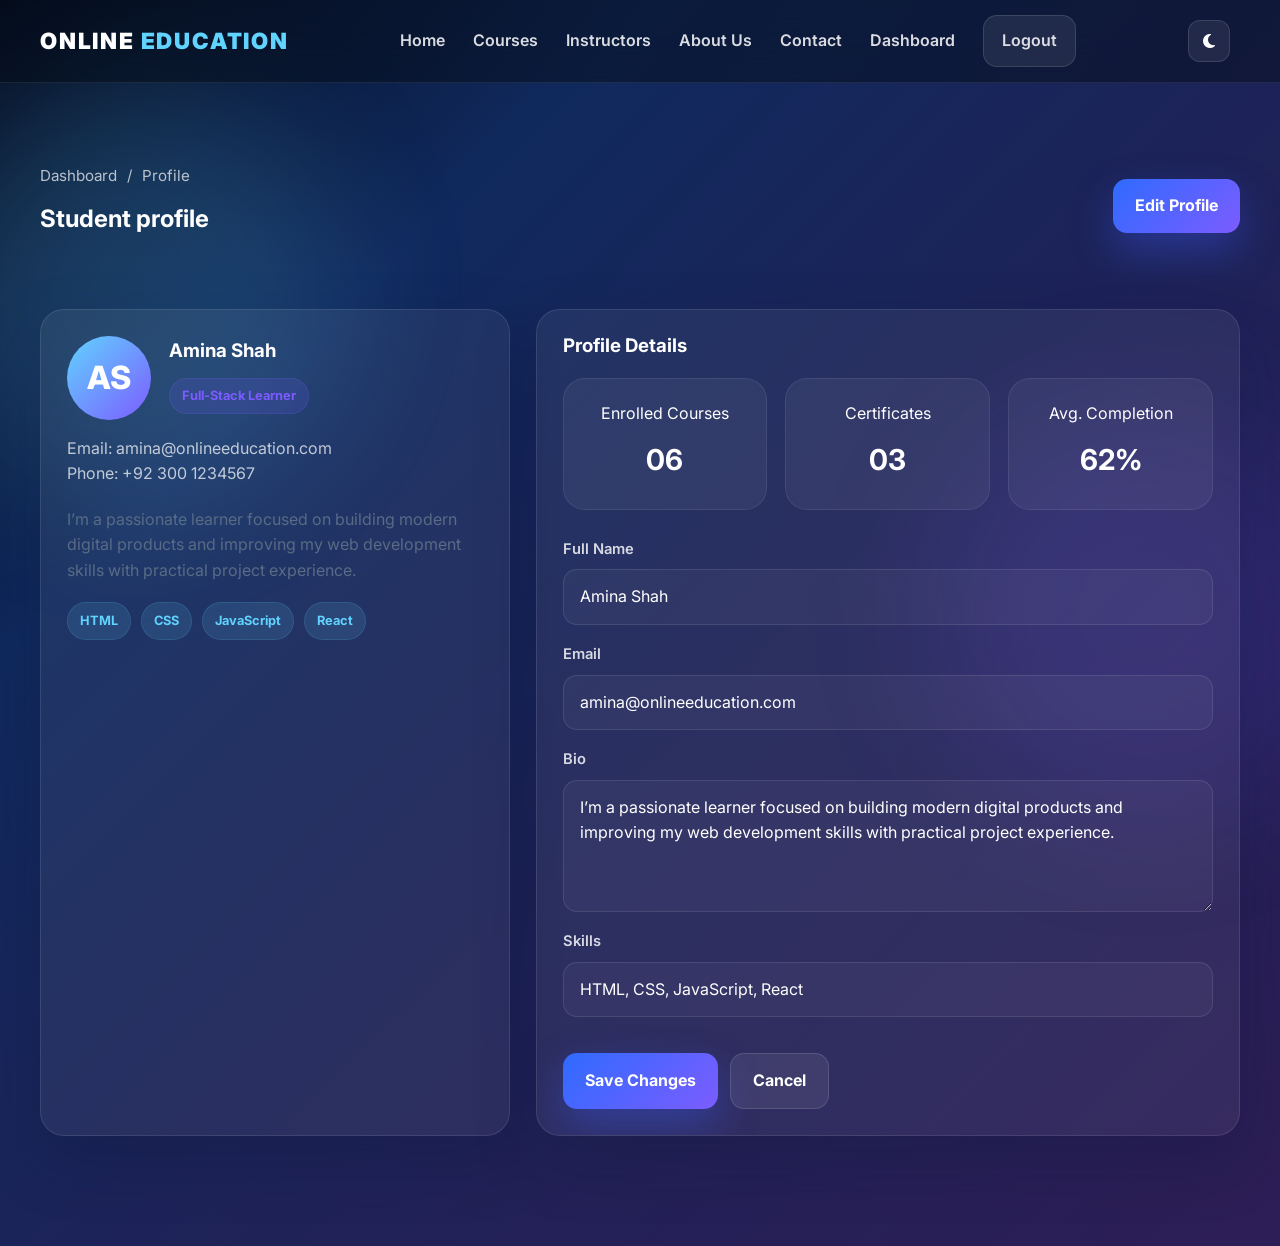
<file: online-education-lms/profile.html>
<!DOCTYPE html>
<html lang="en">
  <head>
    <meta charset="UTF-8" />
    <meta name="viewport" content="width=device-width, initial-scale=1.0" />
    <title>Profile | Online Education</title>
    <meta name="description" content="Manage your student profile, bio, enrolled courses, certifications and learning statistics." />
    <link rel="preconnect" href="https://fonts.googleapis.com" />
    <link rel="preconnect" href="https://fonts.gstatic.com" crossorigin />
    <link href="https://fonts.googleapis.com/css2?family=Inter:wght@400;500;600;700;800;900&display=swap" rel="stylesheet" />
    <link rel="stylesheet" href="https://cdnjs.cloudflare.com/ajax/libs/font-awesome/6.5.2/css/all.min.css" />
    <link rel="stylesheet" href="css/style.css" />
    <link rel="stylesheet" href="css/dashboard.css" />
  </head>
  <body>
    <header class="site-header">
      <div class="container nav-wrapper">
        <a href="index.html" class="logo">ONLINE <span>EDUCATION</span></a>
        <div class="main-nav" id="mainNav">
          <ul class="nav-links">
            <li><a href="index.html">Home</a></li>
            <li><a href="courses.html">Courses</a></li>
            <li><a href="instructors.html">Instructors</a></li>
            <li><a href="about.html">About Us</a></li>
            <li><a href="contact.html">Contact</a></li>
            <li><a href="dashboard.html">Dashboard</a></li>
            <li><a href="login.html" class="btn btn-secondary nav-cta">Logout</a></li>
          </ul>
        </div>
        <button class="theme-toggle" type="button" aria-label="Toggle theme"><i class="fas fa-moon"></i></button>
        <button class="mobile-toggle" type="button" aria-label="Open navigation menu">
          <span></span><span></span><span></span>
        </button>
      </div>
    </header>

    <main>
      <section class="page-hero">
        <div class="container page-hero-inner">
          <div>
            <div class="breadcrumbs"><a href="dashboard.html">Dashboard</a> <span>/</span> <span>Profile</span></div>
            <h1>Student profile</h1>
          </div>
          <button type="button" class="btn btn-primary" id="editProfileButton">Edit Profile</button>
        </div>
      </section>

      <section class="section" style="padding-top: 20px;">
        <div class="container profile-grid">
          <aside class="profile-card">
            <div class="profile-header">
              <div class="profile-avatar" id="profileAvatar">AS</div>
              <div>
                <h3 class="profile-name" id="profileNameDisplay">Amina Shah</h3>
                <span class="user-role">Full-Stack Learner</span>
              </div>
            </div>
            <p class="muted-text">Email: <span id="profileEmailDisplay">amina@onlineeducation.com</span></p>
            <p class="muted-text">Phone: +92 300 1234567</p>
            <p id="profileBioDisplay" style="margin-top: 20px;">I’m a passionate learner focused on building modern digital products and improving my web development skills with practical project experience.</p>
            <div class="tag-list" id="profileSkillsDisplay">
              <span class="tag">HTML</span>
              <span class="tag">CSS</span>
              <span class="tag">JavaScript</span>
              <span class="tag">React</span>
            </div>
          </aside>

          <div class="profile-card">
            <h3>Profile Details</h3>
            <div class="summary-grid">
              <div class="summary-card">
                <span>Enrolled Courses</span>
                <strong>06</strong>
              </div>
              <div class="summary-card">
                <span>Certificates</span>
                <strong>03</strong>
              </div>
              <div class="summary-card">
                <span>Avg. Completion</span>
                <strong>62%</strong>
              </div>
            </div>

            <form id="profileForm" style="margin-top: 28px; gap: 18px; display: grid;">
              <div class="input-group">
                <label for="profileName">Full Name</label>
                <input id="profileName" name="name" type="text" value="Amina Shah" required />
              </div>
              <div class="input-group">
                <label for="profileEmail">Email</label>
                <input id="profileEmail" name="email" type="email" value="amina@onlineeducation.com" required />
              </div>
              <div class="input-group">
                <label for="profileBio">Bio</label>
                <textarea id="profileBio" name="bio" rows="4">I’m a passionate learner focused on building modern digital products and improving my web development skills with practical project experience.</textarea>
              </div>
              <div class="input-group">
                <label for="profileSkills">Skills</label>
                <input id="profileSkills" name="skills" type="text" value="HTML, CSS, JavaScript, React" />
              </div>
              <div class="profile-actions">
                <button type="submit" class="btn btn-primary">Save Changes</button>
                <button type="button" class="btn btn-secondary" id="cancelProfileEdit">Cancel</button>
              </div>
            </form>
          </div>
        </div>
      </section>
    </main>

    <div class="toast" id="toast"></div>
    <script src="js/main.js"></script>
    <script src="js/dashboard.js"></script>
  </body>
</html>
</file>
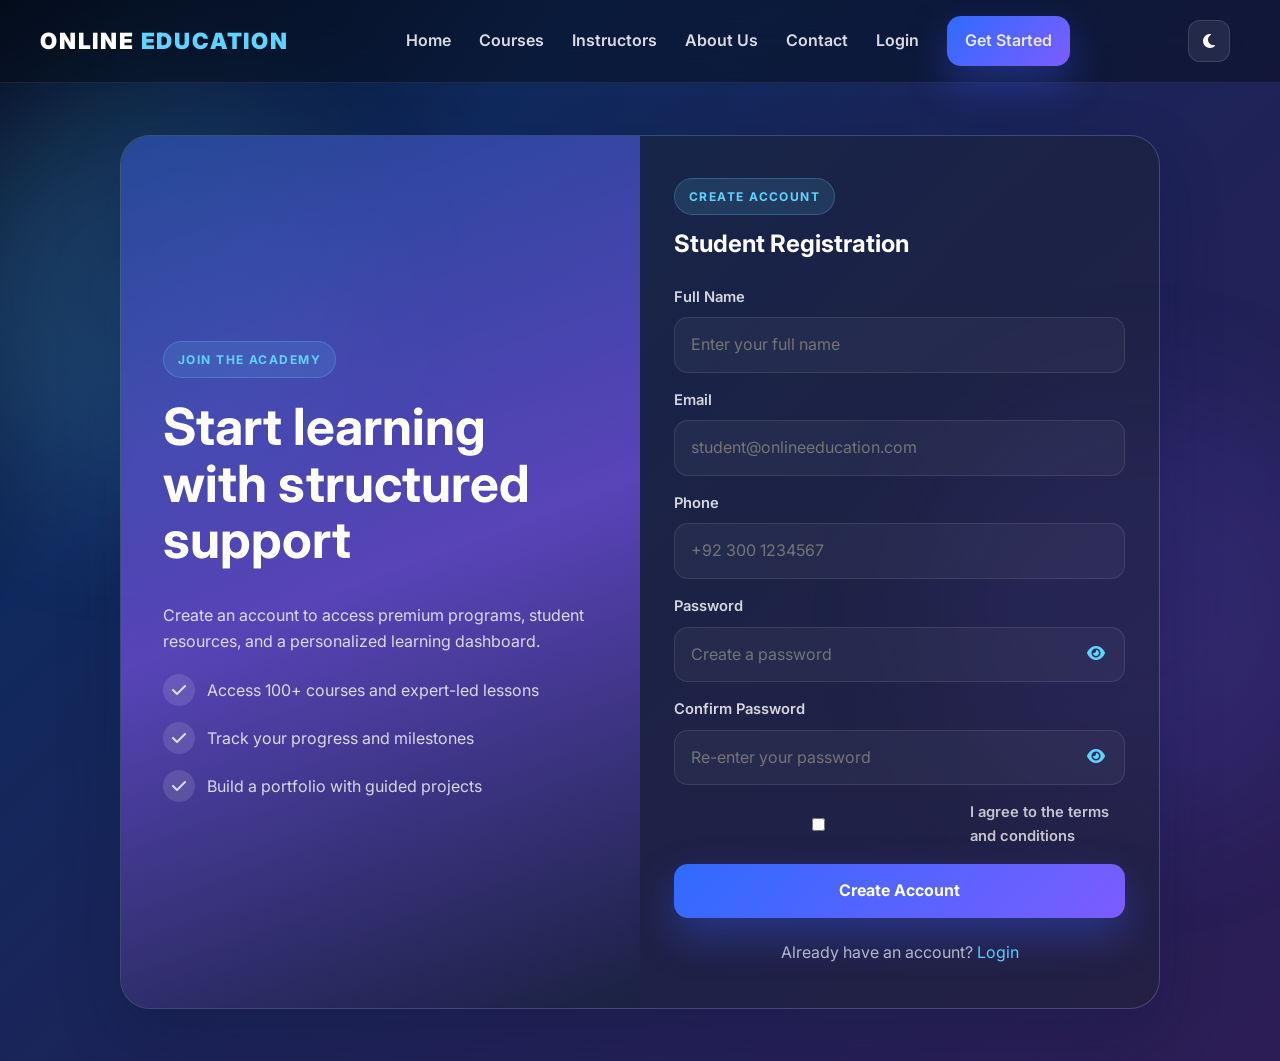
<file: online-education-lms/register.html>
<!DOCTYPE html>
<html lang="en">
  <head>
    <meta charset="UTF-8" />
    <meta name="viewport" content="width=device-width, initial-scale=1.0" />
    <title>Register | Online Education</title>
    <meta name="description" content="Create a new student account with Online Education." />
    <link rel="preconnect" href="https://fonts.googleapis.com" />
    <link rel="preconnect" href="https://fonts.gstatic.com" crossorigin />
    <link href="https://fonts.googleapis.com/css2?family=Inter:wght@400;500;600;700;800;900&display=swap" rel="stylesheet" />
    <link rel="stylesheet" href="https://cdnjs.cloudflare.com/ajax/libs/font-awesome/6.5.2/css/all.min.css" />
    <link rel="stylesheet" href="css/style.css" />
  </head>
  <body>
    <header class="site-header">
      <div class="container nav-wrapper">
        <a href="index.html" class="logo">ONLINE <span>EDUCATION</span></a>
        <div class="main-nav" id="mainNav">
          <ul class="nav-links">
            <li><a href="index.html">Home</a></li>
            <li><a href="courses.html">Courses</a></li>
            <li><a href="instructors.html">Instructors</a></li>
            <li><a href="about.html">About Us</a></li>
            <li><a href="contact.html">Contact</a></li>
            <li><a href="login.html">Login</a></li>
            <li><a href="register.html" class="btn btn-primary nav-cta">Get Started</a></li>
          </ul>
        </div>
        <button class="theme-toggle" type="button" aria-label="Toggle theme"><i class="fas fa-moon"></i></button>
        <button class="mobile-toggle" type="button" aria-label="Open navigation menu">
          <span></span><span></span><span></span>
        </button>
      </div>
    </header>

    <main class="auth-shell">
      <div class="auth-layout">
        <div class="auth-visual">
          <div class="eyebrow" style="width: fit-content;">Join the Academy</div>
          <h2>Start learning with structured support</h2>
          <p style="color: rgba(255,255,255,0.8);">Create an account to access premium programs, student resources, and a personalized learning dashboard.</p>
          <ul class="auth-list">
            <li><i class="fas fa-check"></i> Access 100+ courses and expert-led lessons</li>
            <li><i class="fas fa-check"></i> Track your progress and milestones</li>
            <li><i class="fas fa-check"></i> Build a portfolio with guided projects</li>
          </ul>
        </div>

        <div class="auth-form-panel">
          <div class="section-header" style="margin-bottom: 28px; text-align: left; max-width: 100%;">
            <span class="eyebrow">Create Account</span>
            <h2 style="margin-top: 16px;">Student Registration</h2>
          </div>

          <form id="registerForm" novalidate>
            <div class="form-grid">
              <div class="input-group">
                <label for="registerName">Full Name</label>
                <input id="registerName" name="fullname" type="text" placeholder="Enter your full name" />
              </div>

              <div class="input-group">
                <label for="registerEmail">Email</label>
                <input id="registerEmail" name="email" type="email" placeholder="student@onlineeducation.com" />
              </div>

              <div class="input-group">
                <label for="registerPhone">Phone</label>
                <input id="registerPhone" name="phone" type="tel" placeholder="+92 300 1234567" />
              </div>

              <div class="input-group">
                <label for="registerPassword">Password</label>
                <div class="password-wrapper">
                  <input id="registerPassword" name="password" type="password" placeholder="Create a password" />
                  <button type="button" class="password-toggle" data-toggle-password="registerPassword" aria-label="Show or hide password"><i class="fas fa-eye"></i></button>
                </div>
              </div>

              <div class="input-group">
                <label for="confirmPassword">Confirm Password</label>
                <div class="password-wrapper">
                  <input id="confirmPassword" name="confirmPassword" type="password" placeholder="Re-enter your password" />
                  <button type="button" class="password-toggle" data-toggle-password="confirmPassword" aria-label="Show or hide confirm password"><i class="fas fa-eye"></i></button>
                </div>
              </div>

              <label class="checkbox-inline"><input id="termsCheck" type="checkbox" /> I agree to the terms and conditions</label>

              <button type="submit" class="btn btn-primary">Create Account</button>
            </div>
          </form>

          <p class="form-note" style="margin-top: 22px;">Already have an account? <a href="login.html">Login</a></p>
        </div>
      </div>
    </main>

    <div class="toast" id="toast"></div>
    <script src="js/main.js"></script>
    <script src="js/auth.js"></script>
  </body>
</html>
</file>
<file: online-education-lms/css/style.css>
:root {
  --navy: #081a38;
  --navy-soft: #102a52;
  --blue: #2f6bff;
  --royal: #3a50d9;
  --purple: #7c5cff;
  --cyan: #61d3ff;
  --teal: #8ee7ff;
  --white: #ffffff;
  --off-white: #eef5ff;
  --text: #1a2748;
  --text-soft: #596b85;
  --muted: #8aa0c0;
  --glass: rgba(255, 255, 255, 0.12);
  --glass-strong: rgba(19, 30, 58, 0.35);
  --border: rgba(255, 255, 255, 0.15);
  --success: #21c97d;
  --warning: #ffb703;
  --danger: #ff5d73;
  --shadow: 0 25px 60px rgba(13, 25, 58, 0.26);
  --radius: 24px;
  --container: 1200px;
  --transition: 0.28s ease;
}

body.light-mode {
  --navy: #ecf4ff;
  --navy-soft: #dfeeff;
  --blue: #2f6bff;
  --royal: #3a50d9;
  --purple: #8f6fff;
  --cyan: #47c9ff;
  --teal: #7ae3ff;
  --white: #ffffff;
  --off-white: #f6f8ff;
  --text: #14213d;
  --text-soft: #495877;
  --muted: #6d7d9d;
  --glass: rgba(255, 255, 255, 0.58);
  --glass-strong: rgba(255, 255, 255, 0.75);
  --border: rgba(126, 154, 214, 0.2);
  --shadow: 0 18px 45px rgba(36, 71, 143, 0.12);
}

*,
*::before,
*::after {
  box-sizing: border-box;
}

html {
  scroll-behavior: smooth;
}

body {
  margin: 0;
  background: linear-gradient(135deg, #050d1f 0%, #10295d 26%, #1c2358 52%, #2d1d56 100%);
  color: var(--white);
  font-family: 'Inter', sans-serif;
  line-height: 1.6;
  min-height: 100vh;
  overflow-x: hidden;
}

body.light-mode {
  background: linear-gradient(135deg, #edf5ff 0%, #dfeeff 25%, #eef5ff 60%, #f7ecff 100%);
  color: var(--text);
}

body::before,
body::after {
  content: "";
  position: fixed;
  inset: auto;
  width: 420px;
  height: 420px;
  border-radius: 50%;
  filter: blur(70px);
  opacity: 0.38;
  pointer-events: none;
  z-index: 0;
}

body::before {
  left: -80px;
  top: 80px;
  background: rgba(97, 211, 255, 0.45);
}

body::after {
  right: -70px;
  bottom: 80px;
  background: rgba(124, 92, 255, 0.35);
}

img {
  max-width: 100%;
  display: block;
}

a {
  color: inherit;
  text-decoration: none;
}

button,
input,
textarea,
select {
  font: inherit;
}

main,
header,
footer,
section,
nav,
aside,
div {
  position: relative;
  z-index: 1;
}

.container {
  width: min(var(--container), calc(100% - 32px));
  margin: 0 auto;
}

.section {
  padding: 110px 0;
}

.section-header {
  text-align: center;
  max-width: 700px;
  margin: 0 auto 48px;
}

.eyebrow {
  display: inline-block;
  padding: 8px 14px;
  border-radius: 999px;
  background: rgba(97, 211, 255, 0.12);
  border: 1px solid rgba(97, 211, 255, 0.25);
  color: var(--cyan);
  font-size: 12px;
  letter-spacing: 0.12em;
  text-transform: uppercase;
  font-weight: 700;
}

h1,
h2,
h3,
h4,
h5,
h6 {
  margin: 0 0 16px;
  line-height: 1.1;
  color: var(--white);
}

body.light-mode h1,
body.light-mode h2,
body.light-mode h3,
body.light-mode h4,
body.light-mode h5,
body.light-mode h6,
body.light-mode .course-card .title,
body.light-mode .feature-card h3,
body.light-mode .stats-card h3,
body.light-mode .dashboard-stat h3,
body.light-mode .dashboard-card h3,
body.light-mode .profile-name,
body.light-mode .instructor-card h3,
body.light-mode .team-card h3,
body.light-mode .lesson-content h3 {
  color: var(--text);
}

p {
  margin: 0;
  color: var(--text-soft);
}

body.light-mode p,
body.light-mode .course-meta,
body.light-mode .faq-content,
body.light-mode .review-card p,
body.light-mode .contact-meta,
body.light-mode .muted {
  color: var(--text-soft);
}

.btn {
  display: inline-flex;
  align-items: center;
  justify-content: center;
  gap: 10px;
  border: 0;
  border-radius: 14px;
  padding: 14px 22px;
  font-weight: 700;
  cursor: pointer;
  transition: transform var(--transition), box-shadow var(--transition), background var(--transition), color var(--transition);
  text-decoration: none;
}

.btn:hover {
  transform: translateY(-2px);
}

.btn-primary {
  background: linear-gradient(135deg, var(--blue), var(--purple));
  box-shadow: 0 18px 40px rgba(59, 92, 255, 0.35);
  color: var(--white);
}

.btn-secondary {
  background: rgba(255, 255, 255, 0.08);
  border: 1px solid rgba(255, 255, 255, 0.12);
  color: var(--white);
}

.btn-outline {
  background: transparent;
  border: 1px solid rgba(145, 170, 255, 0.4);
  color: var(--white);
}

body.light-mode .btn-secondary,
body.light-mode .btn-outline {
  color: var(--text);
  border-color: rgba(80, 109, 181, 0.25);
  background: rgba(255, 255, 255, 0.5);
}

.site-header {
  position: sticky;
  top: 0;
  z-index: 100;
  backdrop-filter: blur(18px);
  background: rgba(6, 12, 23, 0.46);
  border-bottom: 1px solid rgba(255, 255, 255, 0.08);
}

body.light-mode .site-header {
  background: rgba(240, 246, 255, 0.72);
  border-bottom: 1px solid rgba(75, 98, 161, 0.1);
}

.nav-wrapper {
  display: flex;
  align-items: center;
  justify-content: space-between;
  min-height: 82px;
}

.logo {
  font-size: 1.4rem;
  font-weight: 900;
  letter-spacing: 0.08em;
  color: var(--white);
}

body.light-mode .logo {
  color: var(--text);
}

.logo span {
  color: var(--cyan);
}

.main-nav {
  display: flex;
  align-items: center;
  position: relative;
}

.nav-links {
  display: flex;
  align-items: center;
  gap: 28px;
  list-style: none;
  margin: 0;
  padding: 0;
}

.nav-links a {
  color: rgba(255, 255, 255, 0.85);
  font-weight: 600;
  transition: color var(--transition);
}

.nav-links a:hover,
.nav-links a.active {
  color: var(--cyan);
}

body.light-mode .nav-links a {
  color: var(--text);
}

.nav-cta {
  padding: 12px 18px;
}

.theme-toggle {
  width: 42px;
  height: 42px;
  border: 1px solid rgba(255,255,255,0.12);
  border-radius: 12px;
  background: rgba(255,255,255,0.08);
  color: var(--white);
  display: grid;
  place-items: center;
  cursor: pointer;
  margin-right: 10px;
}

body.light-mode .theme-toggle {
  color: var(--text);
  border-color: rgba(70, 94, 160, 0.15);
  background: rgba(255,255,255,0.65);
}

.mobile-toggle {
  display: none;
  width: 46px;
  height: 46px;
  background: rgba(255, 255, 255, 0.08);
  border: 1px solid rgba(255, 255, 255, 0.12);
  border-radius: 14px;
  cursor: pointer;
}

.mobile-toggle span {
  display: block;
  width: 22px;
  height: 2px;
  background: var(--white);
  margin: 5px auto;
  border-radius: 2px;
}

body.light-mode .mobile-toggle span {
  background: var(--text);
}

.hero {
  padding: 80px 0 70px;
}

.hero-inner {
  display: grid;
  grid-template-columns: 1.1fr 0.9fr;
  align-items: center;
  gap: 52px;
}

.hero-content {
  max-width: 620px;
}

.hero-badge {
  display: inline-flex;
  align-items: center;
  gap: 8px;
  padding: 10px 16px;
  border-radius: 999px;
  background: rgba(255, 255, 255, 0.08);
  border: 1px solid rgba(255, 255, 255, 0.12);
  margin-bottom: 22px;
  color: var(--cyan);
  font-weight: 700;
}

.hero h1 {
  font-size: clamp(2.8rem, 5vw, 5.2rem);
  margin-bottom: 20px;
}

.hero p {
  font-size: 1.06rem;
  color: rgba(255, 255, 255, 0.8);
}

body.light-mode .hero p {
  color: var(--text-soft);
}

.hero-actions {
  display: flex;
  flex-wrap: wrap;
  gap: 16px;
  margin-top: 32px;
}

.hero-visual {
  position: relative;
  min-height: 500px;
  display: flex;
  align-items: center;
  justify-content: center;
}

.visual-card {
  position: relative;
  width: min(420px, 100%);
  min-height: 420px;
  background: linear-gradient(180deg, rgba(255,255,255,0.08), rgba(255,255,255,0.04));
  border: 1px solid var(--border);
  box-shadow: var(--shadow);
  border-radius: 34px;
  overflow: hidden;
  backdrop-filter: blur(16px);
}

.visual-card::before,
.visual-card::after {
  content: "";
  position: absolute;
  border-radius: 50%;
  filter: blur(10px);
}

.visual-card::before {
  width: 200px;
  height: 200px;
  background: rgba(97, 211, 255, 0.24);
  top: -40px;
  right: -20px;
}

.visual-card::after {
  width: 220px;
  height: 220px;
  background: rgba(124, 92, 255, 0.22);
  bottom: -20px;
  left: -30px;
}

.mentor-box,
.student-box,
.chart-box {
  position: absolute;
  background: rgba(10, 23, 46, 0.5);
  border: 1px solid rgba(255, 255, 255, 0.08);
  box-shadow: 0 18px 40px rgba(7, 18, 35, 0.4);
  backdrop-filter: blur(10px);
}

.mentor-box {
  top: 48px;
  left: 28px;
  width: 220px;
  padding: 18px;
  border-radius: 20px;
}

.student-box {
  right: 32px;
  bottom: 52px;
  width: 240px;
  padding: 18px;
  border-radius: 20px;
}

.chart-box {
  left: 50%;
  bottom: 26px;
  transform: translateX(-50%);
  width: 260px;
  padding: 18px 18px 14px;
  border-radius: 24px;
}

.mentor-avatar,
.student-avatar {
  width: 52px;
  height: 52px;
  border-radius: 50%;
  background: linear-gradient(135deg, var(--cyan), var(--purple));
  display: grid;
  place-items: center;
  font-weight: 800;
  color: var(--white);
  margin-right: 12px;
}

.mini-row {
  display: flex;
  align-items: center;
  margin-bottom: 18px;
}

.mini-copy strong,
.stat-card strong {
  display: block;
  color: var(--white);
  font-size: 1.1rem;
}

.mini-copy small,
.stat-card small {
  color: rgba(255, 255, 255, 0.72);
}

.course-meter {
  height: 10px;
  background: rgba(255,255,255,0.08);
  border-radius: 999px;
  overflow: hidden;
}

.course-meter span {
  display: block;
  width: 72%;
  height: 100%;
  background: linear-gradient(90deg, var(--cyan), var(--blue), var(--purple));
  border-radius: inherit;
}

.hero-floating {
  position: absolute;
  width: 140px;
  height: 140px;
  background: rgba(255,255,255,0.04);
  border: 1px solid rgba(255,255,255,0.12);
  border-radius: 30px;
  backdrop-filter: blur(14px);
  display: grid;
  place-items: center;
  color: var(--cyan);
  font-size: 2.4rem;
  animation: float 6s ease-in-out infinite;
}

.hero-floating.float-1 { top: 40px; left: 0; }
.hero-floating.float-2 { right: 22px; top: 110px; animation-delay: 1.5s; }
.hero-floating.float-3 { left: 48px; bottom: 18px; animation-delay: 3s; }

@keyframes float {
  0%, 100% { transform: translateY(0); }
  50% { transform: translateY(-12px); }
}

.stats-grid,
.feature-grid,
.course-grid,
.testimonial-grid,
.instructor-grid,
.team-grid,
.contact-grid,
.profile-grid,
.dashboard-grid {
  display: grid;
  gap: 24px;
}

.stats-grid {
  grid-template-columns: repeat(4, minmax(0, 1fr));
  margin-top: 48px;
}

.stat-card {
  background: rgba(255, 255, 255, 0.06);
  border: 1px solid rgba(255, 255, 255, 0.1);
  border-radius: 22px;
  padding: 28px 18px;
  text-align: center;
  box-shadow: var(--shadow);
}

body.light-mode .stat-card,
body.light-mode .feature-card,
body.light-mode .course-card,
body.light-mode .testimonial-card,
body.light-mode .instructor-card,
body.light-mode .team-card,
body.light-mode .dashboard-card,
body.light-mode .profile-card,
body.light-mode .auth-card,
body.light-mode .contact-card,
body.light-mode .module,
body.light-mode .lesson-item,
body.light-mode .my-course-card,
body.light-mode .info-card {
  background: rgba(255, 255, 255, 0.7);
  border-color: rgba(77, 103, 175, 0.1);
  box-shadow: 0 18px 34px rgba(44, 70, 140, 0.08);
}

.stat-card strong {
  font-size: clamp(1.8rem, 3vw, 2.8rem);
  font-weight: 800;
  color: var(--white);
}

body.light-mode .stat-card strong,
body.light-mode .dashboard-stat strong,
body.light-mode .dashboard-card strong {
  color: var(--text);
}

.stat-card span {
  display: block;
  color: rgba(255, 255, 255, 0.8);
  font-size: 0.97rem;
}

body.light-mode .stat-card span,
body.light-mode .dashboard-stat span,
body.light-mode .mini-copy small {
  color: var(--text-soft);
}

.section-title {
  font-size: clamp(2.1rem, 4vw, 3.1rem);
  margin-bottom: 12px;
}

.section-subtitle {
  font-size: 1.02rem;
  color: rgba(255, 255, 255, 0.78);
}

body.light-mode .section-subtitle {
  color: var(--text-soft);
}

.course-grid {
  grid-template-columns: repeat(3, minmax(0, 1fr));
}

.course-card,
.feature-card,
.testimonial-card,
.instructor-card,
.team-card,
.dashboard-card,
.profile-card,
.contact-card,
.lesson-item,
.my-course-card,
.info-card,
.module,
.auth-card {
  background: rgba(255, 255, 255, 0.06);
  border: 1px solid rgba(255, 255, 255, 0.1);
  border-radius: var(--radius);
  box-shadow: var(--shadow);
  overflow: hidden;
  transition: transform var(--transition), border-color var(--transition), box-shadow var(--transition);
}

.course-card:hover,
.feature-card:hover,
.testimonial-card:hover,
.instructor-card:hover,
.team-card:hover,
.dashboard-card:hover,
.contact-card:hover,
.module:hover,
.lesson-item:hover,
.my-course-card:hover {
  transform: translateY(-8px);
  border-color: rgba(124, 92, 255, 0.3);
}

.course-image {
  height: 200px;
  background-size: cover;
  background-position: center;
  position: relative;
}

.course-overlay {
  position: absolute;
  inset: 0;
  background: linear-gradient(180deg, rgba(9,15,26,0.15), rgba(8,15,24,0.55));
}

.course-body {
  padding: 22px 20px 18px;
}

.badge {
  display: inline-flex;
  align-items: center;
  padding: 6px 10px;
  border-radius: 999px;
  background: rgba(97, 211, 255, 0.12);
  border: 1px solid rgba(97, 211, 255, 0.16);
  color: var(--cyan);
  font-size: 0.76rem;
  font-weight: 700;
}

.course-title {
  margin-top: 16px;
  font-size: 1.4rem;
  color: var(--white);
}

body.light-mode .course-title,
body.light-mode .contact-card h3,
body.light-mode .feature-card h3,
body.light-mode .auth-card h3,
body.light-mode .dashboard-sidebar h3,
body.light-mode .my-course-card h3,
body.light-mode .detail-header h1,
body.light-mode .module h4,
body.light-mode .lesson-item h4,
body.light-mode .info-card h4,
body.light-mode .profile-card h3 {
  color: var(--text);
}

.course-meta {
  display: flex;
  flex-wrap: wrap;
  gap: 12px;
  margin: 16px 0 20px;
  color: rgba(255,255,255,0.8);
  font-size: 0.88rem;
}

.course-meta span {
  display: inline-flex;
  align-items: center;
  gap: 6px;
}

body.light-mode .course-meta {
  color: var(--text-soft);
}

.course-footer {
  display: flex;
  align-items: center;
  justify-content: space-between;
  gap: 16px;
  padding-top: 18px;
  border-top: 1px solid rgba(255,255,255,0.08);
}

.course-price {
  font-size: 1.8rem;
  font-weight: 800;
  color: var(--white);
}

body.light-mode .course-price,
body.light-mode .detail-price,
body.light-mode .profile-card .profile-value {
  color: var(--text);
}

.feature-grid {
  grid-template-columns: repeat(3, minmax(0, 1fr));
}

.feature-card,
.testimonial-card,
.contact-card,
.module,
.lesson-item,
.my-course-card,
.info-card {
  padding: 28px 22px;
}

.feature-icon {
  width: 62px;
  height: 62px;
  display: grid;
  place-items: center;
  border-radius: 18px;
  background: linear-gradient(135deg, rgba(97,211,255,0.2), rgba(124,92,255,0.2));
  color: var(--cyan);
  font-size: 1.8rem;
  margin-bottom: 20px;
}

.steps-grid {
  display: grid;
  grid-template-columns: repeat(3, minmax(0, 1fr));
  gap: 22px;
  margin-top: 28px;
}

.step-card {
  padding: 28px 20px;
  background: rgba(255, 255, 255, 0.05);
  border-radius: 24px;
  border: 1px solid rgba(255, 255, 255, 0.1);
  text-align: center;
}

.step-badge {
  width: 48px;
  height: 48px;
  margin: 0 auto 18px;
  display: grid;
  place-items: center;
  border-radius: 50%;
  background: linear-gradient(135deg, var(--blue), var(--purple));
  font-weight: 800;
}

.testimonial-slider {
  position: relative;
  overflow: hidden;
}

.testimonial-track {
  display: flex;
  transition: transform 0.4s ease;
}

.testimonial-card {
  min-width: 100%;
}

.testimonial-head {
  display: flex;
  align-items: center;
  gap: 16px;
  margin-bottom: 18px;
}

.student-photo {
  width: 60px;
  height: 60px;
  border-radius: 50%;
  object-fit: cover;
}

.rating {
  color: #ffcb45;
  letter-spacing: 0.08em;
  margin-top: 12px;
}

.slider-controls {
  display: flex;
  justify-content: center;
  gap: 10px;
  margin-top: 24px;
}

.slider-dot {
  width: 12px;
  height: 12px;
  border-radius: 50%;
  border: 0;
  background: rgba(255,255,255,0.3);
  cursor: pointer;
}

.slider-dot.active {
  background: linear-gradient(135deg, var(--cyan), var(--purple));
}

.cta-box {
  padding: 54px 30px;
  border-radius: 30px;
  background: linear-gradient(135deg, rgba(47,107,255,0.22), rgba(124,92,255,0.18), rgba(97,211,255,0.12));
  border: 1px solid rgba(255, 255, 255, 0.12);
  text-align: center;
}

.footer {
  padding: 40px 0 20px;
  background: rgba(5, 11, 21, 0.7);
  border-top: 1px solid rgba(255,255,255,0.08);
}

body.light-mode .footer {
  background: rgba(228, 239, 255, 0.8);
}

.footer-grid {
  display: grid;
  grid-template-columns: 1.5fr 1fr 1fr 1.2fr;
  gap: 30px;
}

.footer-col h4 {
  font-size: 1.1rem;
  margin-bottom: 18px;
}

.footer-links {
  list-style: none;
  margin: 0;
  padding: 0;
  display: grid;
  gap: 10px;
  color: rgba(255,255,255,0.76);
}

body.light-mode .footer-links,
body.light-mode .footer-col p,
body.light-mode .footer-col li,
body.light-mode .footer-copy {
  color: var(--text-soft);
}

.footer-bottom {
  margin-top: 30px;
  padding-top: 22px;
  border-top: 1px solid rgba(255,255,255,0.08);
  display: flex;
  align-items: center;
  justify-content: space-between;
  gap: 16px;
}

.page-hero {
  padding: 80px 0 40px;
}

.page-hero-inner {
  display: flex;
  align-items: center;
  justify-content: space-between;
  gap: 30px;
}

.breadcrumbs {
  display: inline-flex;
  align-items: center;
  gap: 10px;
  color: rgba(255,255,255,0.7);
  font-size: 0.95rem;
  margin-bottom: 18px;
}

body.light-mode .breadcrumbs {
  color: var(--text-soft);
}

.filter-bar {
  display: flex;
  justify-content: space-between;
  align-items: center;
  gap: 18px;
  margin: 0 0 28px;
  flex-wrap: wrap;
}

.search-box {
  flex: 1 1 300px;
  position: relative;
}

.search-box input {
  width: 100%;
  background: rgba(255,255,255,0.06);
  border: 1px solid rgba(255,255,255,0.1);
  border-radius: 15px;
  padding: 16px 18px 16px 46px;
  color: var(--white);
}

body.light-mode .search-box input {
  background: rgba(255,255,255,0.5);
  border-color: rgba(86, 112, 180, 0.14);
  color: var(--text);
}

.search-box i {
  position: absolute;
  left: 18px;
  top: 50%;
  transform: translateY(-50%);
  color: rgba(255,255,255,0.72);
}

.filter-chips {
  display: flex;
  flex-wrap: wrap;
  gap: 10px;
}

.filter-chip {
  border: 1px solid rgba(255,255,255,0.08);
  background: rgba(255,255,255,0.04);
  color: var(--white);
  padding: 10px 16px;
  border-radius: 999px;
  cursor: pointer;
  transition: all var(--transition);
}

.filter-chip.active,
.filter-chip:hover {
  background: linear-gradient(135deg, var(--blue), var(--purple));
  border-color: transparent;
}

body.light-mode .filter-chip {
  color: var(--text);
  border-color: rgba(93, 115, 176, 0.14);
  background: rgba(255,255,255,0.54);
}

.detail-layout {
  display: grid;
  grid-template-columns: 1.2fr 0.8fr;
  gap: 32px;
}

.detail-card {
  background: rgba(255,255,255,0.05);
  border: 1px solid rgba(255,255,255,0.1);
  border-radius: 28px;
  box-shadow: var(--shadow);
  padding: 28px;
}

.detail-hero-image {
  width: 100%;
  height: 320px;
  border-radius: 26px;
  background-size: cover;
  background-position: center;
  border: 1px solid rgba(255,255,255,0.08);
  margin-bottom: 28px;
}

.detail-header {
  display: flex;
  flex-wrap: wrap;
  align-items: center;
  justify-content: space-between;
  gap: 18px;
  margin-bottom: 18px;
}

.meta-row {
  display: flex;
  flex-wrap: wrap;
  gap: 14px 18px;
  margin: 18px 0 26px;
  color: rgba(255,255,255,0.75);
}

.meta-row i {
  color: var(--cyan);
}

.description {
  color: rgba(255,255,255,0.8);
  font-size: 1rem;
}

body.light-mode .description,
body.light-mode .detail-card p,
body.light-mode .review-card p,
body.light-mode .instructor-meta,
body.light-mode .list-check li,
body.light-mode .curriculum-info,
body.light-mode .session-meta,
body.light-mode .student-summary,
body.light-mode .contact-meta {
  color: var(--text-soft);
}

.list-check {
  list-style: none;
  padding: 0;
  margin: 18px 0 0;
  display: grid;
  gap: 12px;
  color: rgba(255,255,255,0.8);
}

.list-check li::before {
  content: "✓";
  display: inline-block;
  width: 24px;
  height: 24px;
  margin-right: 12px;
  border-radius: 50%;
  background: rgba(97,211,255,0.14);
  color: var(--cyan);
  text-align: center;
  line-height: 24px;
}

.accordion {
  margin-top: 18px;
  display: grid;
  gap: 12px;
}

.accordion-item {
  background: rgba(255,255,255,0.04);
  border: 1px solid rgba(255,255,255,0.08);
  border-radius: 18px;
  overflow: hidden;
}

.accordion-header {
  background: transparent;
  border: 0;
  color: var(--white);
  width: 100%;
  text-align: left;
  padding: 18px 20px;
  font-weight: 700;
  font-size: 1rem;
  cursor: pointer;
  display: flex;
  align-items: center;
  justify-content: space-between;
}

body.light-mode .accordion-header,
body.light-mode .accordion-header span {
  color: var(--text);
}

.accordion-content {
  display: none;
  padding: 0 20px 20px;
  color: rgba(255,255,255,0.74);
}

.accordion-item.active .accordion-content {
  display: block;
}

.lesson-list {
  display: grid;
  gap: 8px;
}

.lesson-list li {
  padding: 8px 10px;
  background: rgba(255,255,255,0.03);
  border-radius: 10px;
  color: rgba(255,255,255,0.8);
}

.teacher-box {
  display: flex;
  align-items: center;
  gap: 18px;
  padding: 20px 0 8px;
}

.teacher-box img {
  width: 80px;
  height: 80px;
  object-fit: cover;
  border-radius: 50%;
}

.review-grid {
  display: grid;
  gap: 18px;
  margin-top: 18px;
}

.review-card {
  padding: 20px;
  background: rgba(255,255,255,0.04);
  border-radius: 18px;
  border: 1px solid rgba(255,255,255,0.08);
}

.review-head {
  display: flex;
  justify-content: space-between;
  align-items: center;
  margin-bottom: 8px;
}

.dashboard-shell {
  display: grid;
  grid-template-columns: 260px minmax(0, 1fr);
  gap: 26px;
  padding: 40px 0 80px;
}

.dashboard-sidebar {
  background: rgba(7, 15, 30, 0.72);
  border: 1px solid rgba(255,255,255,0.08);
  border-radius: 28px;
  padding: 24px 18px;
  height: fit-content;
  position: sticky;
  top: 100px;
}

body.light-mode .dashboard-sidebar {
  background: rgba(255,255,255,0.7);
}

.user-badge {
  display: flex;
  align-items: center;
  gap: 14px;
  margin-bottom: 26px;
  padding-bottom: 18px;
  border-bottom: 1px solid rgba(255,255,255,0.1);
}

.user-badge .avatar {
  width: 52px;
  height: 52px;
  border-radius: 50%;
  display: grid;
  place-items: center;
  background: linear-gradient(135deg, var(--cyan), var(--purple));
  font-weight: 800;
}

.sidebar-menu {
  list-style: none;
  padding: 0;
  margin: 0;
  display: grid;
  gap: 10px;
}

.sidebar-menu a {
  display: flex;
  align-items: center;
  gap: 12px;
  padding: 12px 14px;
  border-radius: 14px;
  color: rgba(255,255,255,0.8);
  transition: all var(--transition);
}

.sidebar-menu a.active,
.sidebar-menu a:hover {
  background: linear-gradient(135deg, rgba(47,107,255,0.18), rgba(124,92,255,0.18));
  color: var(--white);
}

body.light-mode .sidebar-menu a {
  color: var(--text-soft);
}

body.light-mode .sidebar-menu a.active,
body.light-mode .sidebar-menu a:hover {
  color: var(--text);
}

.dashboard-content {
  display: grid;
  gap: 24px;
}

.dashboard-stat-grid {
  display: grid;
  grid-template-columns: repeat(4, minmax(0, 1fr));
  gap: 20px;
}

.dashboard-stat,
.dashboard-card,
.summary-card {
  padding: 22px 18px;
  border-radius: 22px;
  background: rgba(255,255,255,0.05);
  border: 1px solid rgba(255,255,255,0.08);
}

.dashboard-stat strong {
  display: block;
  font-size: 2rem;
  margin: 8px 0 4px;
}

.progress-card {
  padding: 24px;
  border-radius: 24px;
  background: rgba(255,255,255,0.05);
  border: 1px solid rgba(255,255,255,0.08);
}

.progress-list {
  display: grid;
  gap: 18px;
  margin-top: 20px;
}

.progress-item {
  display: grid;
  gap: 8px;
}

.progress-item header {
  display: flex;
  justify-content: space-between;
  gap: 10px;
  font-weight: 700;
  color: var(--white);
}

body.light-mode .progress-item header,
body.light-mode .upcoming-item strong,
body.light-mode .activity-item strong,
body.light-mode .course-summary strong,
body.light-mode .my-course-card strong,
body.light-mode .dashboard-card strong {
  color: var(--text);
}

.progress-bar {
  width: 100%;
  height: 12px;
  background: rgba(255,255,255,0.08);
  border-radius: 999px;
  overflow: hidden;
}

.progress-fill {
  height: 100%;
  border-radius: inherit;
  background: linear-gradient(90deg, var(--cyan), var(--blue), var(--purple));
}

.upcoming-list,
.activity-list {
  display: grid;
  gap: 16px;
  margin-top: 18px;
}

.upcoming-item,
.activity-item {
  display: flex;
  align-items: center;
  justify-content: space-between;
  gap: 14px;
  padding: 16px 18px;
  background: rgba(255,255,255,0.04);
  border-radius: 18px;
}

.date-pill {
  min-width: 78px;
  text-align: center;
  padding: 10px 8px;
  background: rgba(97,211,255,0.12);
  border: 1px solid rgba(97,211,255,0.16);
  border-radius: 16px;
  color: var(--cyan);
  font-weight: 700;
}

.auth-shell {
  min-height: calc(100vh - 82px);
  display: grid;
  place-items: center;
  padding: 52px 0;
}

.auth-layout {
  width: min(1040px, calc(100% - 24px));
  display: grid;
  grid-template-columns: 1fr 1fr;
  min-height: 640px;
  border-radius: 30px;
  overflow: hidden;
  background: rgba(255,255,255,0.06);
  border: 1px solid rgba(255,255,255,0.12);
  box-shadow: var(--shadow);
}

.auth-visual {
  background: linear-gradient(160deg, rgba(38,75,165,0.8), rgba(111,76,220,0.7), rgba(17,28,52,0.7));
  padding: 42px;
  display: flex;
  flex-direction: column;
  justify-content: center;
  gap: 20px;
}

.auth-visual h2 {
  font-size: clamp(2rem, 4vw, 3.2rem);
}

.auth-list {
  list-style: none;
  padding: 0;
  margin: 0;
  display: grid;
  gap: 16px;
}

.auth-list li {
  display: flex;
  align-items: center;
  gap: 12px;
  color: rgba(255,255,255,0.8);
}

.auth-list i {
  width: 32px;
  height: 32px;
  display: inline-grid;
  place-items: center;
  border-radius: 50%;
  background: rgba(255,255,255,0.12);
}

.auth-form-panel {
  padding: 42px 34px;
  background: rgba(9, 16, 31, 0.4);
}

body.light-mode .auth-form-panel {
  background: rgba(255,255,255,0.35);
}

.form-grid {
  display: grid;
  gap: 16px;
}

.input-group {
  display: grid;
  gap: 8px;
}

label {
  font-size: 0.92rem;
  font-weight: 600;
  color: rgba(255,255,255,0.82);
}

body.light-mode label {
  color: var(--text);
}

input,
textarea,
select {
  width: 100%;
  border: 1px solid rgba(255,255,255,0.1);
  background: rgba(255,255,255,0.04);
  color: var(--white);
  border-radius: 14px;
  padding: 14px 16px;
  outline: none;
  transition: border-color var(--transition), box-shadow var(--transition);
}

body.light-mode input,
body.light-mode textarea,
body.light-mode select {
  background: rgba(255,255,255,0.6);
  border-color: rgba(86, 112, 180, 0.14);
  color: var(--text);
}

input:focus,
textarea:focus,
select:focus {
  border-color: rgba(97,211,255,0.9);
  box-shadow: 0 0 0 4px rgba(97,211,255,0.12);
}

.password-wrapper {
  position: relative;
}

.password-wrapper input {
  padding-right: 52px;
}

.password-toggle {
  position: absolute;
  right: 14px;
  top: 50%;
  transform: translateY(-50%);
  background: transparent;
  border: 0;
  color: var(--cyan);
  cursor: pointer;
}

.checkbox-row {
  display: flex;
  align-items: center;
  justify-content: space-between;
  gap: 14px;
  flex-wrap: wrap;
}

.checkbox-inline {
  display: inline-flex;
  align-items: center;
  gap: 8px;
  color: rgba(255,255,255,0.74);
}

body.light-mode .checkbox-inline,
body.light-mode .auth-text,
body.light-mode .form-note {
  color: var(--text-soft);
}

.form-note {
  text-align: center;
  margin-top: 15px;
  color: rgba(255,255,255,0.7);
}

.form-note a {
  color: var(--cyan);
}

.contact-grid {
  grid-template-columns: 0.8fr 1.2fr;
  gap: 26px;
}

.contact-list {
  display: grid;
  gap: 18px;
  margin-top: 20px;
}

.contact-item {
  display: flex;
  align-items: flex-start;
  gap: 14px;
  padding: 18px 16px;
  border-radius: 16px;
  background: rgba(255,255,255,0.04);
}

.contact-icon {
  width: 42px;
  height: 42px;
  border-radius: 12px;
  display: grid;
  place-items: center;
  background: linear-gradient(135deg, rgba(97,211,255,0.18), rgba(124,92,255,0.2));
  color: var(--cyan);
}

.profile-grid {
  grid-template-columns: 0.8fr 1.2fr;
  gap: 26px;
}

.profile-card {
  padding: 26px;
}

.profile-header {
  display: flex;
  align-items: center;
  gap: 18px;
  margin-bottom: 16px;
}

.profile-avatar {
  width: 84px;
  height: 84px;
  border-radius: 50%;
  background: linear-gradient(135deg, var(--cyan), var(--purple));
  display: grid;
  place-items: center;
  font-size: 2rem;
  font-weight: 800;
}

.tag-list {
  display: flex;
  flex-wrap: wrap;
  gap: 10px;
  margin-top: 18px;
}

.tag {
  display: inline-flex;
  padding: 8px 12px;
  border-radius: 999px;
  background: rgba(97,211,255,0.12);
  border: 1px solid rgba(97,211,255,0.14);
  color: var(--cyan);
  font-weight: 700;
  font-size: 0.8rem;
}

.summary-grid {
  display: grid;
  grid-template-columns: repeat(3, minmax(0, 1fr));
  gap: 18px;
  margin-top: 22px;
}

.summary-card {
  text-align: center;
}

.summary-card strong {
  display: block;
  font-size: 1.8rem;
  margin: 10px 0 4px;
}

.lesson-shell {
  display: grid;
  grid-template-columns: 310px 1fr;
  gap: 24px;
  padding: 32px 0 80px;
}

.lesson-sidebar,
.lesson-main {
  background: rgba(255,255,255,0.05);
  border: 1px solid rgba(255,255,255,0.09);
  border-radius: 26px;
  padding: 18px;
}

.lesson-sidebar h3,
.lesson-main h3 {
  margin-bottom: 18px;
}

.lesson-list-group {
  display: grid;
  gap: 10px;
}

.lesson-item {
  cursor: pointer;
  padding: 16px 14px;
}

.lesson-item.active {
  border-color: rgba(97,211,255,0.5);
  background: rgba(97,211,255,0.08);
}

.lesson-item small {
  color: rgba(255,255,255,0.68);
}

.video-player {
  position: relative;
  height: 420px;
  border-radius: 24px;
  background: linear-gradient(135deg, rgba(9,22,44,0.92), rgba(52,92,184,0.82));
  border: 1px solid rgba(255,255,255,0.08);
  display: grid;
  place-items: center;
  overflow: hidden;
}

.video-player::before {
  content: "";
  position: absolute;
  inset: 0;
  background: radial-gradient(circle at center, rgba(97,211,255,0.28), transparent 52%);
}

.player-icon {
  width: 88px;
  height: 88px;
  border-radius: 50%;
  background: rgba(255,255,255,0.12);
  border: 1px solid rgba(255,255,255,0.18);
  display: grid;
  place-items: center;
  font-size: 2rem;
  color: var(--white);
  position: relative;
  z-index: 1;
}

.lesson-meta-bar {
  display: flex;
  justify-content: space-between;
  gap: 16px;
  align-items: center;
  margin: 20px 0 10px;
  flex-wrap: wrap;
}

.lesson-actions {
  display: flex;
  gap: 12px;
  flex-wrap: wrap;
  margin-top: 20px;
}

.toast {
  position: fixed;
  right: 24px;
  bottom: 24px;
  transform: translateY(20px);
  opacity: 0;
  pointer-events: none;
  background: rgba(7,16,30,0.9);
  color: var(--white);
  border: 1px solid rgba(255,255,255,0.08);
  padding: 14px 18px;
  border-radius: 14px;
  box-shadow: 0 18px 44px rgba(4, 9, 16, 0.28);
  transition: all 0.3s ease;
  z-index: 999;
}

.toast.show {
  transform: translateY(0);
  opacity: 1;
}

.hidden {
  display: none !important;
}

@media (max-width: 1050px) {
  .course-grid,
  .feature-grid,
  .stats-grid,
  .dashboard-stat-grid,
  .summary-grid {
    grid-template-columns: repeat(2, minmax(0, 1fr));
  }

  .detail-layout,
  .profile-grid,
  .contact-grid,
  .auth-layout,
  .lesson-shell {
    grid-template-columns: 1fr;
  }

  .dashboard-shell {
    grid-template-columns: 1fr;
  }

  .dashboard-sidebar {
    position: static;
  }
}

@media (max-width: 840px) {
  .hero-inner,
  .page-hero-inner,
  .footer-grid {
    grid-template-columns: 1fr;
    display: grid;
  }

  .nav-links {
    display: none;
    position: absolute;
    top: calc(100% + 10px);
    left: 0;
    width: 100%;
    flex-direction: column;
    align-items: flex-start;
    gap: 12px;
    padding: 18px 20px;
    background: rgba(10,16,29,0.92);
    border: 1px solid rgba(255,255,255,0.08);
    border-radius: 18px;
  }

  .main-nav.open .nav-links {
    display: flex;
  }

  .mobile-toggle {
    display: block;
  }

  .course-grid,
  .feature-grid,
  .stats-grid,
  .steps-grid,
  .dashboard-stat-grid,
  .summary-grid,
  .footer-grid {
    grid-template-columns: 1fr;
  }

  .auth-layout {
    min-height: auto;
  }
}

@media (max-width: 560px) {
  .section {
    padding: 82px 0;
  }

  .hero {
    padding-top: 52px;
  }

  .btn,
  .nav-cta {
    width: 100%;
  }

  .hero-actions,
  .checkbox-row,
  .lesson-actions,
  .footer-bottom {
    flex-direction: column;
    align-items: stretch;
  }

  .video-player {
    height: 300px;
  }
}
</file>
<file: online-education-lms/css/dashboard.css>
.dashboard-page .hero {
  padding-top: 50px;
}

.dashboard-hero {
  display: flex;
  justify-content: space-between;
  align-items: center;
  gap: 20px;
  margin-bottom: 20px;
}

.dashboard-hero h1 {
  font-size: clamp(2.1rem, 3vw, 3rem);
  margin: 0;
}

.muted-text {
  color: rgba(255,255,255,0.72);
}

body.light-mode .muted-text {
  color: var(--text-soft);
}

.summary-card h4,
.dashboard-card h3,
.dashboard-stat h3 {
  margin-bottom: 8px;
}

.course-summary,
.upcoming-item,
.activity-item,
.my-course-card,
.profile-card {
  color: var(--white);
}

body.light-mode .course-summary,
body.light-mode .upcoming-item,
body.light-mode .activity-item,
body.light-mode .my-course-card,
body.light-mode .profile-card {
  color: var(--text);
}

.my-course-card {
  padding: 20px;
}

.my-course-card .card-top {
  display: flex;
  align-items: center;
  justify-content: space-between;
  gap: 14px;
}

.my-course-card .thumb {
  width: 84px;
  height: 84px;
  border-radius: 18px;
  background-size: cover;
  background-position: center;
}

.course-summary {
  display: grid;
  gap: 12px;
}

.course-summary .meta {
  display: flex;
  justify-content: space-between;
  align-items: center;
  color: rgba(255,255,255,0.72);
  gap: 12px;
}

body.light-mode .course-summary .meta {
  color: var(--text-soft);
}

.menu-actions {
  display: flex;
  gap: 12px;
  margin-top: 12px;
  flex-wrap: wrap;
}

.activity-item span,
.upcoming-item span {
  color: rgba(255,255,255,0.72);
}

body.light-mode .activity-item span,
body.light-mode .upcoming-item span {
  color: var(--text-soft);
}

.pill {
  display: inline-flex;
  align-items: center;
  justify-content: center;
  border-radius: 999px;
  padding: 6px 10px;
  font-size: 0.76rem;
  font-weight: 700;
}

.pill.success {
  background: rgba(33, 201, 125, 0.12);
  color: var(--success);
}

.pill.warning {
  background: rgba(255, 183, 3, 0.12);
  color: var(--warning);
}

.pill.primary {
  background: rgba(97,211,255,0.12);
  color: var(--cyan);
}

.profile-actions {
  display: flex;
  gap: 12px;
  flex-wrap: wrap;
  margin-top: 18px;
}

.user-role {
  display: inline-flex;
  padding: 7px 12px;
  border-radius: 999px;
  background: rgba(124,92,255,0.15);
  border: 1px solid rgba(124,92,255,0.18);
  color: var(--purple);
  font-weight: 700;
  font-size: 0.8rem;
}

.course-list-small {
  list-style: none;
  padding: 0;
  margin: 18px 0 0;
  display: grid;
  gap: 10px;
}

.course-list-small li {
  display: flex;
  justify-content: space-between;
  gap: 16px;
  color: rgba(255,255,255,0.84);
}

body.light-mode .course-list-small li {
  color: var(--text-soft);
}

.instructor-grid {
  grid-template-columns: repeat(3, minmax(0, 1fr));
}

.instructor-card {
  padding: 24px;
}

.instructor-card img {
  width: 90px;
  height: 90px;
  border-radius: 50%;
  object-fit: cover;
  margin-bottom: 18px;
}

.instructor-meta {
  display: flex;
  justify-content: space-between;
  align-items: center;
  gap: 8px;
  margin-top: 12px;
  color: rgba(255,255,255,0.75);
}

body.light-mode .instructor-meta {
  color: var(--text-soft);
}

.team-grid {
  grid-template-columns: repeat(3, minmax(0, 1fr));
}

.team-card {
  padding: 24px;
  text-align: center;
}

.team-card img {
  width: 100%;
  height: 240px;
  object-fit: cover;
  border-radius: 20px;
  margin-bottom: 18px;
}

.contact-card {
  padding: 26px;
}

.contact-card ul {
  list-style: none;
  padding: 0;
  margin: 16px 0 0;
  display: grid;
  gap: 14px;
}

.contact-card li {
  display: flex;
  align-items: center;
  gap: 12px;
  color: rgba(255,255,255,0.75);
}

body.light-mode .contact-card li {
  color: var(--text-soft);
}

.contact-card .icon-wrap {
  width: 40px;
  height: 40px;
  border-radius: 12px;
  display: grid;
  place-items: center;
  background: rgba(97,211,255,0.12);
  color: var(--cyan);
}

.warning-box {
  padding: 18px 20px;
  border-radius: 16px;
  background: rgba(255,183,3,0.1);
  border: 1px solid rgba(255,183,3,0.2);
  color: #ffd976;
}

body.light-mode .warning-box {
  color: #8a6800;
}

@media (max-width: 810px) {
  .instructor-grid,
  .team-grid {
    grid-template-columns: 1fr;
  }
}
</file>
